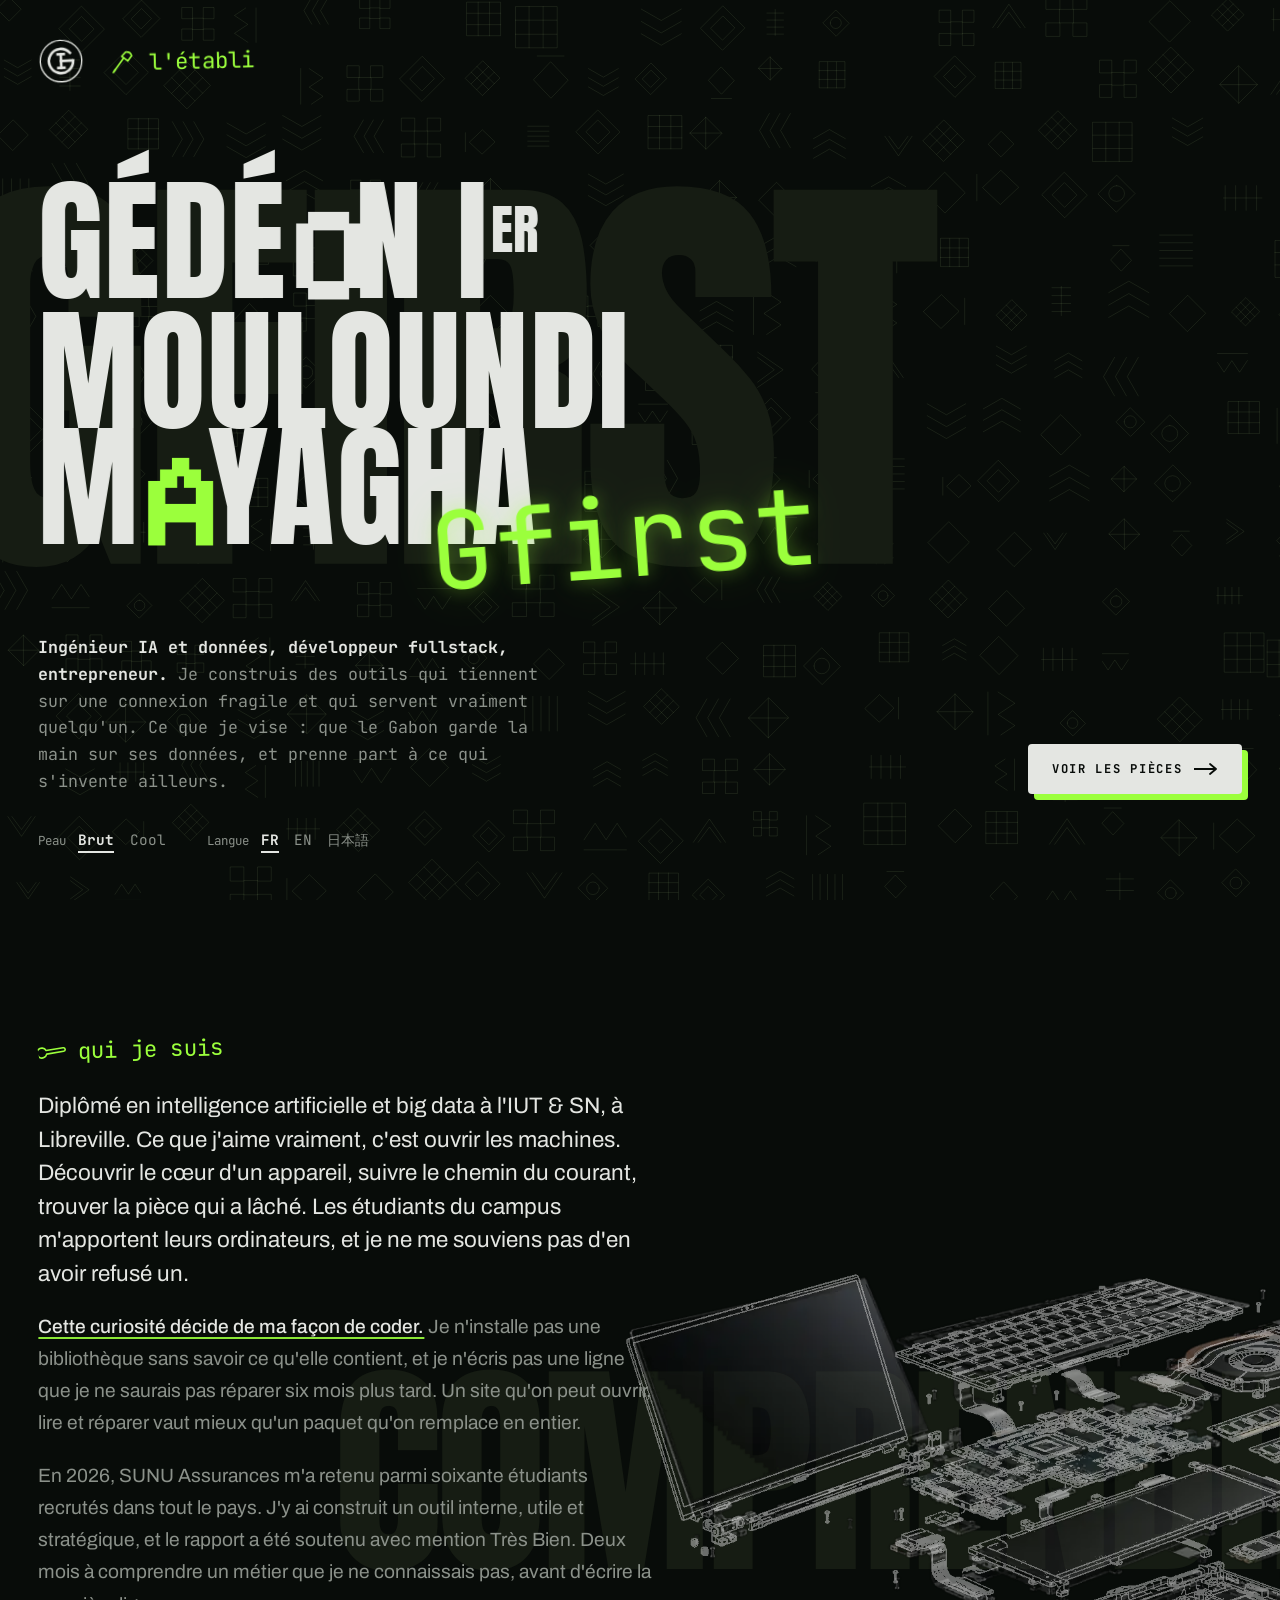
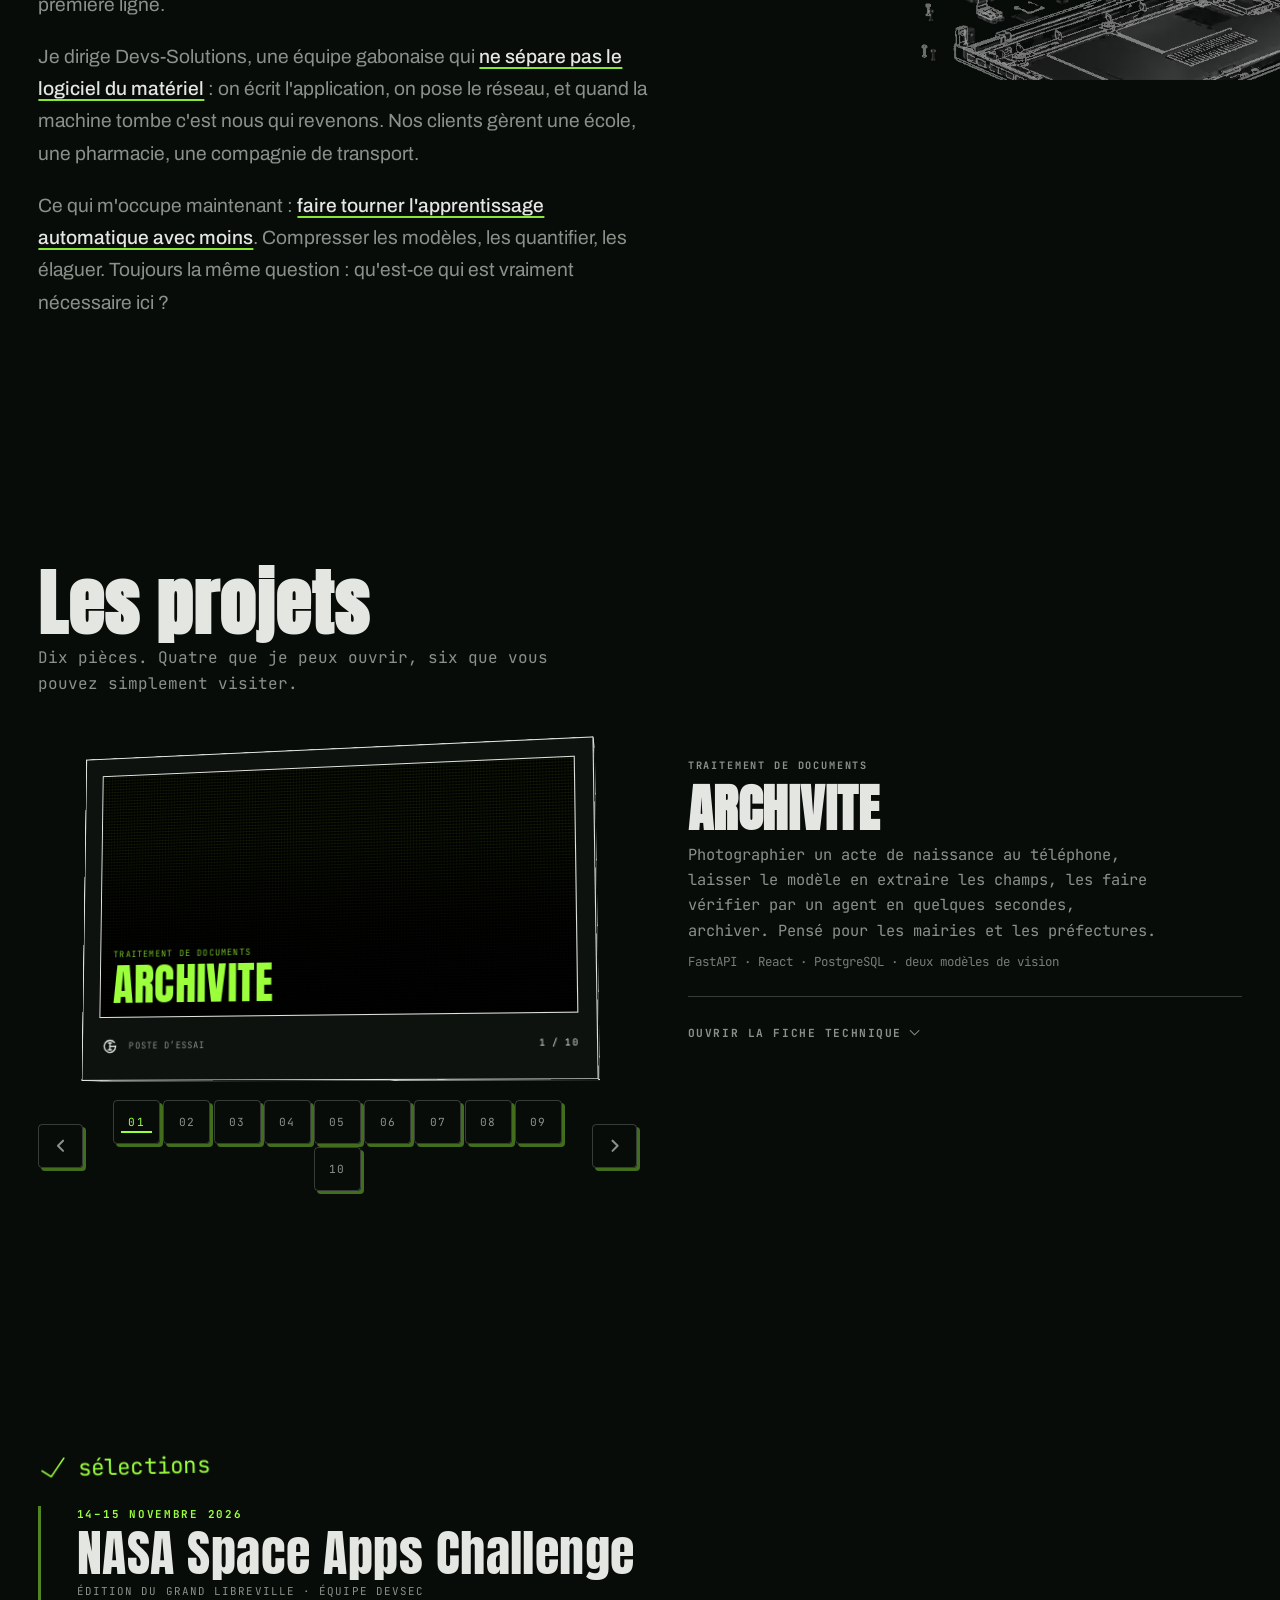
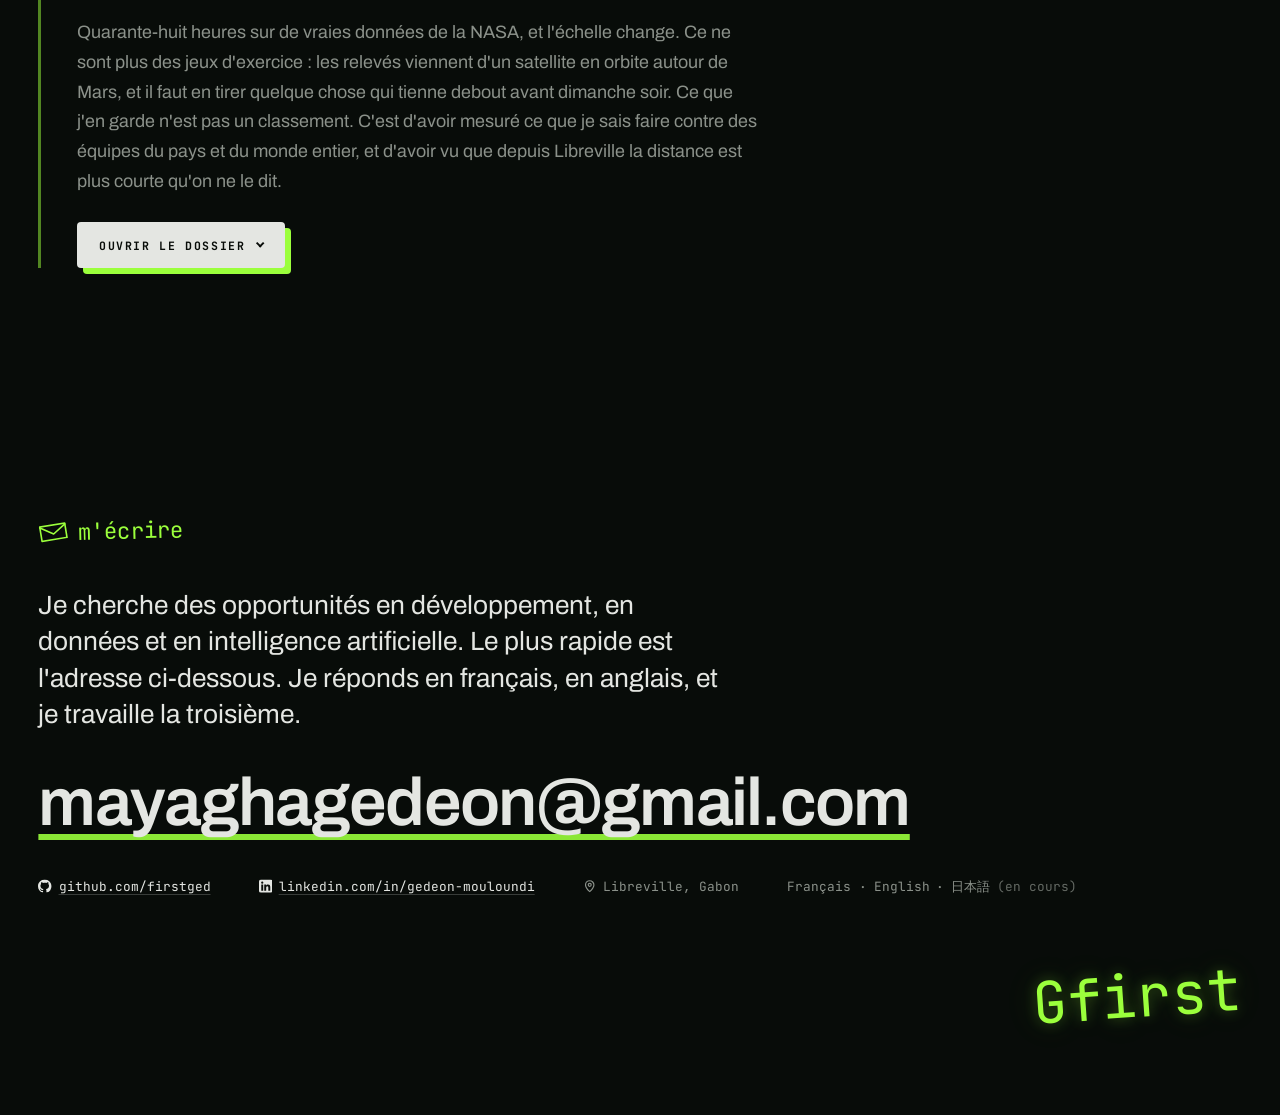
<file: index.html>
<!DOCTYPE html>
<html lang="fr" data-peau="brut">

<head>
    <meta charset="UTF-8">
    <meta name="viewport" content="width=device-width, initial-scale=1">
    <title>Gédéon Mouloundi Mayagha : IA et données à Libreville</title>
    <meta name="description"
        content="Je construis des outils de données qui tiennent sur une connexion fragile et qui servent vraiment quelqu'un. Souveraineté numérique du Gabon, IA et Big Data. Libreville.">
    <meta name="theme-color" content="#080c09" media="(prefers-color-scheme: dark)">
    <meta name="theme-color" content="#e9e6dc" media="(prefers-color-scheme: light)">
    <link rel="icon" href="marque/gfirst-favicon.svg" type="image/svg+xml">

    <link rel="canonical" href="https://gedeonfirst.com/">
    <meta name="author" content="Gédéon Mouloundi Mayagha">
    <meta property="og:type" content="profile">
    <meta property="og:locale" content="fr_FR">
    <meta property="og:url" content="https://gedeonfirst.com/">
    <meta property="og:site_name" content="Gfirst">
    <meta property="og:title" content="Gédéon Mouloundi Mayagha : IA et données à Libreville">
    <meta property="og:description"
        content="Je construis des outils de données qui tiennent sur une connexion fragile et qui servent vraiment quelqu'un.">
    <meta name="twitter:card" content="summary_large_image">

    <!-- L'image d'aperçu. Sans elle, `summary_large_image` était une
         promesse non tenue : LinkedIn et X affichaient la carte vide.
         1200×630 est le format que les trois plateformes attendent, et
         l'URL est absolue parce qu'elles ne résolvent pas le relatif. -->
    <meta property="og:image" content="https://gedeonfirst.com/images/apercu.png">
    <meta property="og:image:width" content="1200">
    <meta property="og:image:height" content="630">
    <meta property="og:image:alt" content="Le poinçon Gfirst sur fond de signes gravés, et le nom Gédéon Mouloundi Mayagha.">
    <meta name="twitter:image" content="https://gedeonfirst.com/images/apercu.png">

    <script type="application/ld+json">
    {
      "@context": "https://schema.org",
      "@type": "Person",
      "name": "Gédéon Mouloundi Mayagha",
      "alternateName": "Gfirst",
      "url": "https://gedeonfirst.com/",
      "image": "https://gedeonfirst.com/images/apercu.png",
      "jobTitle": "Développeur et ingénieur IA & Big Data",
      "description": "Je construis des outils de données qui tiennent sur une connexion fragile et qui servent vraiment quelqu'un.",
      "address": { "@type": "PostalAddress", "addressLocality": "Libreville", "addressCountry": "GA" },
      "knowsLanguage": ["fr", "en", "ja"],
      "knowsAbout": ["Machine learning", "Big Data", "Python", "Traitement intelligent de documents", "Souveraineté numérique"],
      "sameAs": ["https://github.com/firstged", "https://www.linkedin.com/in/gedeon-mouloundi"]
    }
    </script>

    <!-- Anton au titrage, JetBrains Mono à la courante : la typographie du
         départ. La bitmap n'est là que pour les lettres qui décrochent. -->
    <link rel="preconnect" href="https://fonts.googleapis.com">
    <link rel="preconnect" href="https://fonts.gstatic.com" crossorigin>
    <link rel="stylesheet"
        href="https://fonts.googleapis.com/css2?family=Anton&family=Archivo:wght@400;500;600&family=JetBrains+Mono:wght@400;700&family=Permanent+Marker&family=Pixelify+Sans:wght@400..700&display=swap">
    <link rel="stylesheet" href="css/gfirst.css?v=0fb40747">

    <!-- ═══════════════════════════════════════════════════════════════
         LE VOILE DE CHARGEMENT — il ne se montre QUE s'il le faut

         Le site s'ouvre en 56 Ko : sur une connexion correcte il est là
         avant qu'un écran d'attente ait eu le temps d'exister, et en
         afficher un contredirait l'argument de la page.

         Il n'est donc pas affiché puis retiré : il est affiché SEULEMENT
         si la page n'est pas prête au bout de 400 ms. Invisible sur une
         bonne liaison, présent sur une mauvaise — c'est-à-dire là où le
         site est vraiment lu.

         Le poinçon est redessiné ici au lieu d'un <use> vers celui de
         l'arrivée : le voile peut s'afficher avant que le reste du corps
         soit analysé, et la référence serait alors vide.
         ═══════════════════════════════════════════════════════════════ -->
    <div id="chargement" class="voile" aria-hidden="true" hidden>
        <svg class="voile-poincon" viewBox="0 0 100 100" data-etat="cercle">
            <circle class="enceinte" cx="50" cy="50" r="45" />
            <g class="lettres" transform="translate(9 9) scale(0.82)">
                <path d="M82,50 A32,32 0 1 1 74.5,29.4" />
                <path d="M78,50 L50,50" />
                <path d="M50,32 L50,68" />
                <path d="M42,32 L58,32" />
                <path d="M42,68 L58,68" />
            </g>
        </svg>
    </div>

    <script>
        (function () {
            "use strict";
            var voile = document.getElementById("chargement");
            var doux = matchMedia("(prefers-reduced-motion: reduce)").matches;
            var battement = 0;

            /* 400 ms : en dessous, l'apparition du voile se lirait comme un
               clignotement de plus, pas comme une attente. */
            var minuteur = setTimeout(function () {
                voile.hidden = false;
                requestAnimationFrame(function () { voile.classList.add("vu"); });
                if (doux) { return; }
                /* Le poinçon décroche entre ses trois états : le même
                   mécanisme que sur la page, pas un disque qui tourne. */
                var etats = ["cercle", "sceau", "nu", "sceau"], k = 0;
                var cible = voile.firstElementChild;
                battement = setInterval(function () {
                    k = (k + 1) % etats.length;
                    cible.dataset.etat = etats[k];
                }, 190);
            }, 400);

            function fini() {
                clearTimeout(minuteur);
                clearInterval(battement);
                if (voile.hidden) { return; }        // il n'a jamais paru
                voile.classList.remove("vu");
                setTimeout(function () { voile.hidden = true; }, 260);
            }

            window.__pageEstPrete = fini;
            /* Filet de sécurité : si quelque chose casse avant que la page
               se déclare prête, le voile ne doit pas rester sur l'écran. */
            setTimeout(fini, 8000);
            addEventListener("pagehide", fini);
        }());
    </script>

    <!-- Posée ici et pas en fin de page : la règle d'éveil ne doit exister
         qu'avec JavaScript, et l'ajouter plus tard ferait clignoter les blocs. -->
    <script>document.documentElement.classList.add("js");</script>
</head>

<body>
    <a class="saut" href="#projets">Aller directement aux projets</a>

    <!-- La trame de phosphore. Elle est en `fixed` et opaque : c'est elle
         le fond du document entier, donc il n'y a aucune couture d'une
         section à l'autre. -->
    <canvas class="trame" aria-hidden="true"></canvas>

    <!-- ═══════════════════════════════════════════════════════════════════
         L'ARRIVÉE
         Transposée du gabarit de référence, mécanisme par mécanisme :
         · une étiquette au feutre, précédée d'un signe tracé à la main ;
         · un titre géant en capitales étroites, et DANS la même phrase un
           mot traité autrement — ici la marque, au feutre, qui chevauche
           le nom civil ;
         · un mot fantôme énorme derrière, presque de la couleur du fond ;
         · un bouton plein, à l'ombre portée dure.
         Toujours pas de titre de poste : « Métier · Ville — disponible »
         est la ligne de tous les portfolios du monde.
         ═══════════════════════════════════════════════════════════════════ -->
    <div class="scene" id="arrivee">

        <header class="enseigne">
            <!-- Les trois états arrêtés dans la charte, dans un seul
                 fichier : B1 cercle (marque officielle), B4 sceau creusé,
                 B5 nue. Les tracés sont déclarés une fois et rappelés par
                 <use> — le sceau réutilise exactement la même géométrie
                 que la marque, en réserve. -->
            <svg class="poincon" viewBox="0 0 100 100" data-etat="cercle" role="img"
                aria-label="Gfirst, la marque de Gédéon">
                <defs>
                    <g id="gf-lettres">
                        <path d="M82,50 A32,32 0 1 1 74.5,29.4" />
                        <path d="M78,50 L50,50" />
                        <path d="M50,32 L50,68" />
                        <path d="M42,32 L58,32" />
                        <path d="M42,68 L58,68" />
                    </g>
                    <mask id="gf-creux">
                        <rect x="5" y="5" width="90" height="90" rx="7" fill="#fff" />
                        <g fill="none" stroke="#000" stroke-linecap="square" stroke-linejoin="round"
                            transform="translate(9 9) scale(0.82)" stroke-width="7">
                            <use href="#gf-lettres" />
                        </g>
                    </mask>
                </defs>
                <circle class="enceinte" cx="50" cy="50" r="45" />
                <g class="lettres" transform="translate(9 9) scale(0.82)">
                    <use href="#gf-lettres" />
                </g>
                <rect class="sceau" x="5" y="5" width="90" height="90" rx="7" fill="currentColor"
                    mask="url(#gf-creux)" />
            </svg>

            <!-- L'étiquette au feutre, et le signe tracé à la main qui la
                 précède : dans la référence c'est une couronne, ici c'est
                 l'établi — un tournevis, parce que c'est le lieu du site. -->
            <p class="etiquette">
                <svg class="signe" viewBox="0 0 34 24" aria-hidden="true">
                    <path d="M3 20 L16 7" />
                    <path d="M14 5 L20 11 L25 6 A6 6 0 0 0 19 1 Z" />
                    <path d="M2 21 L5 18" />
                </svg>
                <span data-en="the workbench" data-ja="作業台">l'établi</span>
            </p>
        </header>

        <div class="corps">
            <!-- Le mot fantôme : énorme, à peine plus clair que le fond. Dans
                 la référence il reprend le mot de l'étiquette ; ici il
                 reprend la marque, qui est le sujet du titre. -->
            <span class="fantome" aria-hidden="true">GFIRST</span>

            <!-- data-source porte la notation du découpeur : {er} devient un
                 <sup> insécable. Le HTML visible, lui, reste lisible sans
                 JavaScript. -->
            <h1 class="nom" aria-label="Gédéon Mouloundi Mayagha">
                <span class="ligne" data-gresille data-source="Gédéon I{er}">Gédéon I<sup>er</sup></span>
                <span class="ligne" data-gresille>Mouloundi</span>
                <span class="ligne" data-gresille>Mayagha</span>
            </h1>

            <!-- La marque au feutre, qui mord sur le nom. C'est le mécanisme
                 exact de la référence — un mot de la phrase traité dans un
                 autre registre — et ici il dit quelque chose : le nom civil
                 et le nom de règne occupent la même place. Elle s'efface
                 quand le titre zappe lui-même en « Gfirst » (règle CSS) :
                 sans quoi le mot s'afficherait deux fois. -->
            <span class="marque-peinte" aria-hidden="true">Gfirst</span>
        </div>

        <div class="pied">
            <p class="propos"
                data-en="&lt;b&gt;AI and data engineer, fullstack developer, entrepreneur.&lt;/b&gt; I build tools that hold up on a fragile connection and actually serve someone. What I'm after: that Gabon keeps control of its own data, and takes part in what gets invented elsewhere."
                data-ja="&lt;b&gt;AI・データエンジニア、フルスタック開発者、起業家。&lt;/b&gt;不安定な回線でも動き、誰かの役に立つ道具をつくっています。目指すのは、ガボンが自国のデータを自ら握り、世界の技術の歩みに加わることです。">
                <b>Ingénieur IA et données, développeur fullstack, entrepreneur.</b>
                Je construis des outils qui tiennent sur une connexion fragile et qui
                servent vraiment quelqu'un. Ce que je vise : que le Gabon garde la main
                sur ses données, et prenne part à ce qui s'invente ailleurs.
            </p>

            <!-- Le bouton plein et son ombre portée dure, en vert. Les
                 coulures qui dégoulinaient ici sont parties : l'ombre dit la
                 même chose, et deux effets sur un objet de cette taille se
                 marchaient dessus. -->
            <a class="bouton" href="#projets">
                <span data-en="See the work" data-ja="仕事を見る">Voir les pièces</span>
                <svg class="fleche" viewBox="0 0 24 12" aria-hidden="true">
                    <path d="M0 6 H21 M16 1 L22 6 L16 11" />
                </svg>
            </a>
        </div>

        <div class="pupitre">
            <div class="reglage" role="group" aria-label="Peau">
                <span class="quoi" data-en="Skin" data-ja="外装">Peau</span>
                <button type="button" data-peau="brut" aria-pressed="true">Brut</button>
                <button type="button" data-peau="cool" aria-pressed="false">Cool</button>
            </div>
            <div class="reglage" role="group" aria-label="Langue">
                <span class="quoi" data-en="Language" data-ja="言語">Langue</span>
                <button type="button" data-langue="fr" aria-pressed="true" lang="fr">FR</button>
                <button type="button" data-langue="en" aria-pressed="false" lang="en">EN</button>
                <button type="button" data-langue="ja" aria-pressed="false" lang="ja">日本語</button>
            </div>
        </div>

    </div>

    <main>

        <!-- ═══════════════════════════════════════════════════════════════
             QUI JE SUIS
             Après le travail, jamais avant : le travail gagne le droit à la
             biographie. Et en un seul bloc de prose, pas en fiche — tout ce
             qui précède est fragmenté, donc c'est le changement de rythme
             qui marque l'endroit. Les faits sont tissés dans le texte au
             lieu d'être listés : une liste de diplômes est un CV, et un CV
             n'a pas de voix.
             ═══════════════════════════════════════════════════════════════ -->
        <section class="bloc lettre" id="moi" aria-labelledby="t-moi">

            <!-- Le mot de la section, derrière le texte. Ce n'est pas un mot
                 de décor : c'est le fil des cinq paragraphes. Ouvrir une
                 machine, apprendre un métier d'assurance, élaguer un modèle,
                 c'est le même geste à trois échelles. -->
            <span class="lettre-fantome" aria-hidden="true">COMPRENDRE</span>

            <!-- La machine ouverte, en fond de section. Deux couches du MEME
                 cadrage : le rendu plein dessous, le tracé au-dessus. En peau
                 BRUT les deux se superposent et le traçage décroche quand le
                 signal lâche ; en COOL il ne reste que le tracé, inversé.
                 `loading=lazy` : elles sont sous le pli, le premier écran ne
                 les paie pas. -->
            <div class="machine" aria-hidden="true">
                <img class="machine-pleine" src="images/machine-pleine.webp"
                    width="760" height="428" loading="lazy" decoding="async" alt="">
                <img class="machine-trait" src="images/machine-trait.png"
                    width="1100" height="619" loading="lazy" decoding="async" alt="">
            </div>

            <h2 class="lettre-tete" id="t-moi">
                <!-- Une clé plate. À l'arrivée c'est un tournevis : même
                     établi, outil différent — le motif ne se recopie pas. -->
                <svg class="signe" viewBox="0 0 34 24" aria-hidden="true">
                    <path d="M9 10 A5.5 5.5 0 1 0 9 14 L28 14 A2 2 0 0 0 28 10 Z" />
                </svg>
                <span data-en="who I am" data-ja="私について">qui je suis</span>
            </h2>

            <div class="lettre-corps">
                <p data-en="Graduated in artificial intelligence and big data at the IUT &amp; SN, in Libreville. What I really love is opening machines. Finding the heart of a device, following the path of the current, locating the part that gave out. Students on campus bring me their computers, and I do not remember ever turning one down."
                    data-ja="リーブルビルの IUT &amp; SN で人工知能とビッグデータを修めました。本当に好きなのは、機械を開けることです。装置の心臓を見つけ、電流の道をたどり、壊れた部品を突き止める。学内の学生がパソコンを持ち込み、断ったことは一度もありません。">
                    Diplômé en intelligence artificielle et big data à l'IUT &amp; SN, à
                    Libreville. Ce que j'aime vraiment, c'est ouvrir les machines.
                    Découvrir le cœur d'un appareil, suivre le chemin du courant, trouver
                    la pièce qui a lâché. Les étudiants du campus m'apportent leurs
                    ordinateurs, et je ne me souviens pas d'en avoir refusé un.
                </p>

                <p data-en="&lt;strong&gt;That curiosity decides how I write code.&lt;/strong&gt; I do not install a library without knowing what is inside it, and I do not write a line I could not repair six months later. A site you can open, read and repair is worth more than a bundle you replace whole."
                    data-ja="&lt;strong&gt;その好奇心が私のコードの書き方を決めています。&lt;/strong&gt;中身を知らないライブラリは入れませんし、半年後の自分が直せない行は書きません。丸ごと取り替える塊より、開けて、読んで、直せるサイトのほうがいい。">
                    <strong>Cette curiosité décide de ma façon de coder.</strong> Je
                    n'installe pas une bibliothèque sans savoir ce qu'elle contient, et je
                    n'écris pas une ligne que je ne saurais pas réparer six mois plus tard.
                    Un site qu'on peut ouvrir, lire et réparer vaut mieux qu'un paquet
                    qu'on remplace en entier.
                </p>

                <p data-en="In 2026, SUNU Assurances selected me among sixty students recruited across the country. I built an internal tool there, useful and strategic, and the report was defended with the highest grade. Two months spent understanding a trade I did not know, before writing the first line."
                    data-ja="二〇二六年、SUNU 保険は全国から選ばれた六十人の学生の一人として私を迎えました。そこで社内向けの、実用的で戦略的な道具を作りました。報告書は最優秀の評価で口頭試問を通りました。最初の一行を書く前に、知らない業界を理解することに二か月を使いました。">
                    En 2026, SUNU Assurances m'a retenu parmi soixante étudiants recrutés
                    dans tout le pays. J'y ai construit un outil interne, utile et
                    stratégique, et le rapport a été soutenu avec mention Très Bien. Deux mois à
                    comprendre un métier que je ne connaissais pas, avant d'écrire la
                    première ligne.
                </p>

                <p data-en="I run Devs-Solutions, a Gabonese team that &lt;strong&gt;does not separate software from hardware&lt;/strong&gt;: we write the application, we lay the network, and when the machine fails we are the ones who come back. Our clients run a school, a pharmacy, a transport company."
                    data-ja="私は Devs-Solutions を率いています。&lt;strong&gt;ソフトウェアとハードウェアを切り離さない&lt;/strong&gt;ガボンのチームです。アプリケーションを書き、ネットワークを敷き、機械が壊れれば戻って直すのも私たちです。顧客は学校を、薬局を、運送会社を動かしています。">
                    Je dirige Devs-Solutions, une équipe gabonaise qui <strong>ne sépare
                        pas le logiciel du matériel</strong> : on écrit l'application, on
                    pose le réseau, et quand la machine tombe c'est nous qui revenons.
                    Nos clients gèrent une école, une pharmacie, une compagnie de
                    transport.
                </p>

                <!-- Le fil du site dit en clair, et c'est le seul endroit où il
                     est dit : le reste de la page le démontre. -->
                <p data-en="What occupies me now: &lt;strong&gt;running machine learning on less&lt;/strong&gt;. Compressing models, quantizing them, pruning them. Always the same question: what is actually necessary here?"
                    data-ja="今取り組んでいるのは、&lt;strong&gt;より少ない資源で機械学習を動かすこと&lt;/strong&gt;です。モデルを圧縮し、量子化し、枝刈りする。いつも問いは同じです。ここで本当に必要なものは何か。">
                    Ce qui m'occupe maintenant : <strong>faire tourner l'apprentissage
                        automatique avec moins</strong>. Compresser les modèles, les
                    quantifier, les élaguer. Toujours la même question : qu'est-ce qui est
                    vraiment nécessaire ici ?
                </p>
            </div>

        </section>



        <!-- ═══════════════════════════════════════════════════════════════
             LES PROJETS
             Une vignette par projet : ce que c'est, pour qui, et un lien.
             Le détail d'ingénierie se dépli-e pour qui le demande — on ne
             l'impose pas à quelqu'un qui vient d'arriver.
             ═══════════════════════════════════════════════════════════════ -->
        <section class="bloc" id="projets" aria-labelledby="t-projets">
            <header class="bloc-tete">
                <h2 id="t-projets" data-en="The work" data-ja="仕事">Les projets</h2>
                <p class="bloc-chapo"
                    data-en="Ten pieces. Four I can open up, six you can simply visit."
                    data-ja="十。開いて見せられるものが四つ、訪ねられるものが六つ。">
                    Dix pièces. Quatre que je peux ouvrir, six que vous pouvez
                    simplement visiter.
                </p>
            </header>

            <!-- Le poste d'essai est bâti par le script À PARTIR des vignettes
                 ci-dessous : aucun contenu n'est écrit deux fois, et sans
                 JavaScript il n'existe pas — la grille, elle, est entière. -->
            <div class="poste-hote"></div>

            <ul class="vignettes">

                <li class="vignette vedette">
                    <p class="genre" data-en="Document AI" data-ja="文書AI">Traitement de documents</p>
                    <h3>ArchiVite</h3>
                    <p class="resume"
                        data-en="Photograph a paper birth certificate with a phone, let the model extract the fields, have a clerk check them in seconds, file it. Built for town halls and prefectures."
                        data-ja="出生証書を携帯で撮り、項目を抽出し、職員が数秒で確認して保管します。">
                        Photographier un acte de naissance au téléphone, laisser le modèle en
                        extraire les champs, les faire vérifier par un agent en quelques
                        secondes, archiver. Pensé pour les mairies et les préfectures.
                    </p>
                    <p class="outils">FastAPI · React · PostgreSQL · deux modèles de vision</p>

                    <details class="fiche">
                        <summary><span data-en="Open the bench" data-ja="詳しく見る">Ouvrir la fiche
                                technique</span></summary>
                        <div class="fiche-corps">
                            <p class="fiche-attaque"
                                data-en="I compared four vision models on the same certificate. The gain did not come from the model, it came from a crop."
                                data-ja="四つの視覚モデルを比べました。差を生んだのはモデルではなく、トリミングでした。">
                                J'ai comparé quatre modèles de vision sur le même acte.
                                <strong>Le gain n'est pas venu du modèle, il est venu d'un
                                    recadrage.</strong>
                            </p>

                            <figure class="budget">
                                <svg class="hachures" aria-hidden="true" width="0" height="0">
                                    <defs>
                                        <pattern id="perdu" width="7" height="7" patternUnits="userSpaceOnUse"
                                            patternTransform="rotate(45)">
                                            <line x1="0" y1="0" x2="0" y2="7" stroke="currentColor"
                                                stroke-width="1.4" />
                                        </pattern>
                                    </defs>
                                </svg>
                                <div class="cadres">
                                    <div class="cadre">
                                        <svg viewBox="0 0 210 150" role="img"
                                            aria-label="L'acte occupe un quart du cadre">
                                            <rect x="1" y="1" width="208" height="148" class="pellicule" />
                                            <rect x="1" y="1" width="208" height="148" fill="url(#perdu)"
                                                class="gachis" />
                                            <g transform="translate(66 42) rotate(-5)">
                                                <rect width="78" height="66" class="acte" />
                                                <rect x="8" y="8" width="38" height="5" class="trait-acte-fort" />
                                                <rect x="8" y="22" width="62" height="3" class="trait-acte" />
                                                <rect x="8" y="31" width="62" height="3" class="trait-acte" />
                                                <rect x="8" y="40" width="44" height="3" class="trait-acte" />
                                            </g>
                                        </svg>
                                        <p class="lecture"><b>4,7</b><span>sur 11</span></p>
                                    </div>
                                    <div class="cadre retenu">
                                        <svg viewBox="0 0 210 150" role="img" aria-label="La photo recadrée sur l'acte">
                                            <rect x="1" y="1" width="208" height="148" class="pellicule" />
                                            <g transform="translate(16 8)">
                                                <rect width="178" height="134" class="acte" />
                                                <rect x="18" y="16" width="86" height="11" class="trait-acte-fort" />
                                                <rect x="18" y="47" width="142" height="7" class="trait-acte" />
                                                <rect x="18" y="70" width="142" height="7" class="trait-acte" />
                                                <rect x="18" y="93" width="100" height="7" class="trait-acte" />
                                            </g>
                                        </svg>
                                        <p class="lecture"><b>6,7</b><span>sur 11</span></p>
                                    </div>
                                </div>
                                <figcaption
                                    data-en="Vision APIs reduce any image to a fixed token budget: a photo where the certificate fills a quarter of the frame wastes three quarters on the office wall. Preprocessing is worth more than two generations of model."
                                    data-ja="視覚APIはどんな画像も一定のトークン予算に落とします。前処理はモデル二世代分より効きます。">
                                    Les API de vision ramènent toute image à un budget de jetons
                                    fixe : une photo où l'acte occupe un quart du cadre en gaspille
                                    les trois quarts sur le mur du bureau. Le prétraitement vaut
                                    plus que deux générations de modèle.
                                </figcaption>
                            </figure>

                            <h4 data-en="The deciding figure is not accuracy"
                                data-ja="決め手は正確さではありません">Le chiffre qui décide n'est pas
                                l'exactitude</h4>
                            <p data-en="It is the number of fields that are wrong and announced as certain : they pass without review and enter the town's archives as they are."
                                data-ja="誤っているのに「確か」と示される項目の数です。">
                                C'est le nombre de champs <strong>faux et annoncés comme sûrs</strong> :
                                ils passent sans relecture et entrent tels quels dans les archives de
                                la commune. C'est pour ça que j'ai retenu le modèle gratuit et non le
                                plus précis.
                            </p>

                            <div class="cadre-table">
                                <table>
                                    <caption>Même acte, même vérité terrain, trois essais, 2 novembre 2026</caption>
                                    <thead>
                                        <tr>
                                            <th scope="col">Modèle</th>
                                            <th scope="col">Exacts<span class="unite">/11</span></th>
                                            <th scope="col" class="decisive">Erreurs silencieuses</th>
                                            <th scope="col">Délai</th>
                                            <th scope="col">Coût</th>
                                        </tr>
                                    </thead>
                                    <tbody>
                                        <tr class="choisi">
                                            <th scope="row">gemini-3.5-flash-lite <span class="fanion">retenu</span>
                                            </th>
                                            <td><b>6,7</b></td>
                                            <td class="decisive"><b>0 à 0,7</b></td>
                                            <td>7 s</td>
                                            <td>gratuit</td>
                                        </tr>
                                        <tr>
                                            <th scope="row">gemini-3.6-flash</th>
                                            <td><b>6,0</b></td>
                                            <td class="decisive"><b>1 à 5</b> <span class="note">instable</span></td>
                                            <td>15 s</td>
                                            <td>gratuit</td>
                                        </tr>
                                        <tr>
                                            <th scope="row">gemini-3.8-flash</th>
                                            <td>lecture supérieure</td>
                                            <td class="decisive">—</td>
                                            <td><b>&gt; 120 s</b> <span class="note">hors délai</span></td>
                                            <td>gratuit</td>
                                        </tr>
                                        <tr>
                                            <th scope="row">claude-opus-5</th>
                                            <td><b>7,0</b></td>
                                            <td class="decisive"><b>0</b></td>
                                            <td>20 s</td>
                                            <td>~0,06 $/doc</td>
                                        </tr>
                                    </tbody>
                                </table>
                            </div>

                            <h4 data-en="I did not measure on real registers, and that was deliberate"
                                data-ja="本物の台帳では測っていません。意図的です。">Je n'ai pas mesuré sur de vrais
                                registres, et c'est volontaire</h4>
                            <p data-en="A real certificate carries a person's civil status : you do not send that to an online model, least of all a free tier that trains on it. So I wrote a generator of fictional certificates to be filled in by hand, whose ground truth is generated before it is written."
                                data-ja="本物の証書には実在の人の身分が載ります。だから手書き用の架空の証書を生成する道具を書きました。">
                                Un acte réel porte l'état civil d'une personne : on ne l'envoie pas à
                                un modèle en ligne, encore moins sur un palier gratuit qui s'en sert
                                pour entraîner. J'ai donc écrit un générateur d'actes fictifs à
                                remplir à la main, dont la vérité terrain est
                                <strong>engendrée avant d'être écrite</strong>.
                            </p>
                        </div>
                    </details>
                </li>

                <li class="vignette">
                    <p class="genre" data-en="Internship · confidential" data-ja="インターン・非公開">Stage ·
                        confidentiel</p>
                    <!-- C'est l'OUTIL qui est couvert, pas l'employeur : le stage
                         est une expérience qu'il revendique. Caviarder jusqu'au
                         nom de l'entreprise rendrait la vignette illisible. -->
                    <h3>SUNU Assurances</h3>
                    <p class="resume"
                        data-en="Selected from a nationally recruited cohort of 60 students. Two months, report defended with the highest grade. I built a conversational tool there; it stayed with them."
                        data-ja="全国から選ばれた六十人の一人。二か月、報告書は16/20。">
                        Sélectionné dans une cohorte de 60 étudiants recrutés au niveau national.
                        Deux mois, rapport soutenu avec mention Très Bien.
                        J'y ai construit un ⬛⬛⬛⬛⬛⬛ conversationnel. L'outil est resté chez eux :
                        il avait une valeur concurrentielle, et ce n'est pas à moi d'en faire une
                        vitrine.
                    </p>
                    <p class="outils">Ce que vous ne voyez pas ici est exactement ce que je ne
                        montrerai pas de votre projet.</p>
                </li>

                <li class="vignette">
                    <p class="genre" data-en="Land registry · offline" data-ja="土地台帳・オフライン">Foncier ·
                        hors ligne</p>
                    <h3>Nkunkuma</h3>
                    <p class="resume"
                        data-en="Land files for a surveyor in Libreville: owners, plots, procedure documents, PDF scans. Installs like an app, works with no connection, and no personal data ever leaves the machine : that is Gabonese law 025/2023, and it decided the architecture."
                        data-ja="リーブルビルの土地家屋調査士のための台帳。完全オフラインで動きます。">
                        Dossiers fonciers pour un professionnel à Libreville : propriétaires,
                        parcelles, pièces de procédure, scans PDF. S'installe comme une
                        application, fonctionne sans connexion, et aucune donnée nominative ne
                        quitte sa machine : <strong>la loi gabonaise n°025/2023 a décidé de
                            l'architecture avant la première ligne de code.</strong>
                    </p>
                    <p class="outils">Trois fichiers écrits à la main · IndexedDB · aucune dépendance</p>
                    <p class="liens"><a href="https://github.com/firstged/nkunkuma" rel="noopener">Le code</a></p>
                </li>

                <li class="vignette">
                    <p class="genre" data-en="Machine learning" data-ja="機械学習">Apprentissage automatique</p>
                    <h3>Prédiction de solvabilité</h3>
                    <p class="resume"
                        data-en="Four models, one pipeline, 18 322 customers. The most accurate one misses more than half the defaulters; the least accurate catches eight in ten. Choosing the metric is the real modelling decision."
                        data-ja="四つのモデル。最も正確なものが、最も多くの焦げ付きを見逃します。">
                        Quatre modèles, un seul pipeline, 18 322 clients au test.
                        <strong>Le plus exact manque plus d'un insolvable sur deux ; le moins exact
                            en attrape huit sur dix.</strong> Sur un problème déséquilibré, choisir
                        la métrique est la vraie décision de modélisation.
                    </p>
                    <p class="outils">scikit-learn · imbalanced-learn · SMOTE · GridSearchCV</p>
                </li>

                <li class="vignette">
                    <figure class="ecran" data-nuit>
                        <img src="images/martian-map-accueil.png" width="560" height="350"
                            loading="lazy" decoding="async"
                            alt="Page d&#39;accueil de Martian Map : un casque spatial en 3D sur le relief de Mars, tramé en noir et blanc.">
                    </figure>
                    <p class="genre" data-en="NASA SPACE APPS · 2026" data-ja="NASA スペースアップス・2026">
                        NASA SPACE APPS · 2026</p>
                    <h3>Martian Map</h3>
                    <p class="resume"
                        data-en="With team DevSec, at the Libreville edition, 14&ndash;15 November. A walking route on Mount Sharp, laid out on HiRISE imagery and a one-metre elevation model: &lt;strong&gt;1.57 km, +88 m, 19.8&deg; maximum slope, 0.024 mSv over the outing&lt;/strong&gt;. The ground is sorted into three colours &mdash; under 10&deg; you walk, 10 to 20&deg; caution, beyond that it is a no-go."
                        data-ja="チーム DevSec として、リーブルビル会場で十一月十四日から十五日に制作。シャープ山の徒歩ルートを、HiRISE 画像と一メートル解像度の標高モデルの上に引きました。&lt;strong&gt;1.57 km、標高差 +88 m、最大傾斜 19.8 度、行程中の被曝 0.024 mSv&lt;/strong&gt;。地面は三色に分けています。十度未満は歩ける、十〜二十度は注意、それ以上は立入禁止。">
                        Avec l&rsquo;équipe DevSec, à l&rsquo;édition de Libreville, les 14 et 15
                        novembre. Un itinéraire de marche sur le mont Sharp, tracé sur l&rsquo;imagerie
                        HiRISE et un modèle d&rsquo;élévation au mètre : <strong>1,57 km, +88 m,
                            pente maximale 19,8&deg;, 0,024 mSv de dose sur la sortie</strong>. Le
                        terrain est trié en trois couleurs : sous 10&deg; on marche, de 10 à
                        20&deg; prudence, au-delà c&rsquo;est interdit.
                    </p>
                    <p class="outils">Three.js servi en local · modèle 3D NASA · HiRISE, RAD, REMS</p>
                    <p class="liens"><a href="https://martian-map.devs-solutions.tech/" rel="noopener">Voir le
                            site</a></p>
                </li>

                <li class="vignette">
                    <figure class="ecran" data-nuit>
                        <img src="images/leylor.png" width="560" height="350"
                            loading="lazy" decoding="async"
                            alt="Page d'accueil de LEYLOR : un grand titre manuscrit sur fond sombre, tramé en noir et blanc.">
                    </figure>
                    <p class="genre" data-en="Shipped site" data-ja="公開済み">Site livré</p>
                    <h3>LEYLOR</h3>
                    <p class="resume"
                        data-en="A refonte proposal for a Libreville craft studio. Everything is paper: sections are separated by tears drawn at load time, never twice the same, and the catalogue is an album you leaf through."
                        data-ja="リーブルビルの工房のためのリニューアル提案。">
                        Proposition de refonte pour une maison créative de Libreville. Tout est
                        papier : les sections se séparent par des déchirures tracées au chargement,
                        jamais deux fois les mêmes, et le catalogue est un album qu'on feuillette.
                    </p>
                    <p class="outils">Aucune dépendance · déchirures SVG génératives</p>
                    <p class="liens"><a href="https://leylor1.vercel.app/" rel="noopener">Voir le site</a></p>
                </li>

                <li class="vignette">
                    <figure class="ecran">
                        <img src="images/ebene.png" width="560" height="350"
                            loading="lazy" decoding="async"
                            alt="Page d'accueil d'ÉBÈNE : « LA PEAU QUI TE RESSEMBLE » en très grandes capitales, tramé en noir et blanc.">
                    </figure>
                    <p class="genre" data-en="Shipped site" data-ja="公開済み">Site livré</p>
                    <h3>ÉBÈNE</h3>
                    <p class="resume"
                        data-en="Cold-process soaps and oils made by hand in Libreville. No basket: online cosmetics sales are banned in Gabon and Stripe does not operate there. The site convinces, the order closes on WhatsApp."
                        data-ja="リーブルビルの手づくり石鹸。注文はWhatsAppで完結します。">
                        Savons saponifiés à froid et huiles pressées à froid, faits main à
                        Libreville. Pas de panier : la vente de cosmétiques en ligne est interdite
                        au Gabon et Stripe n'y opère pas. Le site convainc, la commande se conclut
                        sur WhatsApp.
                    </p>
                    <p class="outils">Trois fichiers écrits à la main · aucune dépendance</p>
                    <p class="liens"><a href="https://firstged.github.io/ebene/" rel="noopener">Voir le site</a></p>
                </li>

                <li class="vignette">
                    <figure class="ecran" data-nuit>
                        <img src="images/pavillonneur.png" width="560" height="350"
                            loading="lazy" decoding="async"
                            alt="Page d'accueil du Pavillonneur : une photo de l'espace de travail et une carte de présentation, tramée en noir et blanc.">
                    </figure>
                    <p class="genre" data-en="Shipped site" data-ja="公開済み">Site livré</p>
                    <h3>Assistant Pavillonneur</h3>
                    <p class="resume"
                        data-en="The chatbot on a business incubator's site. No language model: a hand-written answer base, matched on keywords, with a WhatsApp handover appended to every reply. Instant, free per visitor, and incapable of inventing a price."
                        data-ja="起業支援機関のチャットボット。言語モデルは使っていません。">
                        Le chatbot du site d'un incubateur d'entreprises. Aucun modèle de langage :
                        une base de réponses écrite à la main, appariée par mots-clés, avec le
                        renvoi WhatsApp ajouté à chaque réponse. Instantané, gratuit par visiteur,
                        et incapable d'inventer un tarif.
                    </p>
                    <p class="liens"><a href="https://www.lepavillonneur.com/" rel="noopener">Voir le site</a></p>
                </li>

                <li class="vignette">
                    <figure class="ecran">
                        <img src="images/devs-solutions.png" width="560" height="350"
                            loading="lazy" decoding="async"
                            alt="Page d'accueil de Devs-Solutions : un titre en caractères à chasse fixe et une fenêtre de code, tramé en noir et blanc.">
                    </figure>
                    <p class="genre" data-en="Collective" data-ja="チーム">Collectif</p>
                    <h3>Devs-Solutions</h3>
                    <p class="resume"
                        data-en="An initiative I lead: students building digital tools for clients in Libreville. What I learned there is not taught in class : a brief is won by listening to someone describe their trade."
                        data-ja="私が率いる取り組み。リーブルビルの顧客のために道具をつくります。">
                        Une initiative que je dirige : des étudiants qui construisent des solutions
                        numériques pour des clients à Libreville. Ce que j'y ai appris ne s'apprend
                        pas en cours : un cahier des charges se gagne en écoutant quelqu'un décrire
                        son métier.
                    </p>
                    <p class="liens"><a href="https://devs-solutions.tech/" rel="noopener">Voir le site</a></p>
                </li>

                <li class="vignette">
                    <figure class="ecran">
                        <img src="images/mays.png" width="560" height="350"
                            loading="lazy" decoding="async"
                            alt="Page d'accueil de May's : « La Table Réinventée » et une photo de plats, tramée en noir et blanc.">
                    </figure>
                    <p class="genre" data-en="Before the rule" data-ja="ルール以前">Avant la règle</p>
                    <h3>May's</h3>
                    <p class="resume"
                        data-en="Catering and pastry, Libreville. Menu, gallery, orders on WhatsApp. January 2026, &lt;strong&gt;my sister&rsquo;s business, and my first delivered site&lt;/strong&gt;."
                        data-ja="リーブルビルのケータリングと洋菓子。献立、写真、注文は WhatsApp で。二〇二六年一月、&lt;strong&gt;姉の店であり、私が最初に納めたサイト&lt;/strong&gt;です。">
                        Traiteur et pâtisserie, à Libreville. Les plats, les photos, la commande
                        sur WhatsApp. Janvier 2026, <strong>l&rsquo;affaire de ma sœur, et mon
                            premier site livré</strong>.
                    </p>
                    <p class="liens"><a href="https://firstged.github.io/nel-services/" rel="noopener">Voir le
                            site</a></p>
                </li>

            </ul>
        </section>


        <!-- ═══════════════════════════════════════════════════════════════
             SÉLECTIONS
             Les événements où il est allé. C'est la seule section où la
             page montre de vraies photographies en couleur : tout le reste
             est tramé en deux valeurs, donc la couleur y est un événement
             et non un décor.
             ═══════════════════════════════════════════════════════════════ -->
        <section class="bloc choix" id="selections" aria-labelledby="t-selections">

            <h2 class="choix-tete" id="t-selections">
                <!-- Une coche tracée à la main. Le tournevis ouvre l'arrivée,
                     la clé plate ouvre la biographie : chaque étiquette porte
                     le signe de ce qu'elle annonce, jamais le même. -->
                <svg class="signe" viewBox="0 0 34 24" aria-hidden="true">
                    <path d="M4 13 L13 21 L30 3" />
                </svg>
                <span data-en="selections" data-ja="参加した場">sélections</span>
            </h2>

            <!-- Une pile de dossiers, et non une grille de cartes : les
                 sélections s'ajoutent avec le temps, et une grille impose un
                 nombre pair pour rester droite. Pour en ajouter une, copier un
                 <li class="dossier"> entier. -->
            <ol class="dossiers">

                <li class="dossier">
                    <header class="dossier-tete">
                        <span class="dossier-quand" data-en="14–15 November 2026"
                            data-ja="2026年11月14〜15日">14–15 novembre 2026</span>
                        <h3 class="dossier-nom">NASA Space Apps Challenge</h3>
                        <span class="dossier-ou" data-en="Grand Libreville edition · team DevSec"
                            data-ja="グラン・リーブルビル会場・チーム DevSec">Édition du Grand Libreville · équipe DevSec</span>
                    </header>

                    <p class="dossier-dit"
                        data-en="Forty-eight hours on real NASA data, and the scale changes. These are no longer practice sets: the readings come from a satellite orbiting Mars, and something has to stand up by Sunday night. What I keep from it is not a ranking. It is having measured what I can do against teams from this country and from the rest of the world, and having seen that from Libreville the distance is shorter than it is said to be."
                        data-ja="本物の NASA のデータに四十八時間。そこで尺度が変わります。もう練習用のデータではありません。観測値は火星を回る衛星から届き、日曜の夜までに形にしなければならない。持ち帰ったのは順位ではありません。自分の力を、この国と世界のチームに当てて測れたこと。そしてリーブルビルからの距離が、言われているほど遠くないと分かったことです。">
                        Quarante-huit heures sur de vraies données de la NASA, et l'échelle
                        change. Ce ne sont plus des jeux d'exercice : les relevés viennent
                        d'un satellite en orbite autour de Mars, et il faut en tirer quelque
                        chose qui tienne debout avant dimanche soir. Ce que j'en garde n'est
                        pas un classement. C'est d'avoir mesuré ce que je sais faire contre
                        des équipes du pays et du monde entier, et d'avoir vu que depuis
                        Libreville la distance est plus courte qu'on ne le dit.
                    </p>

                    <details class="dossier-piece">
                        <summary><span data-en="Open the file" data-ja="資料を開く">Ouvrir le dossier</span><span class="fleche-bas" aria-hidden="true"></span></summary>

                        <div class="dossier-contenu">
                            <figure class="piece">
                                <img src="images/spaceapps-equipe.webp" width="1100" height="733"
                                    loading="lazy" decoding="async"
                                    alt="Deux participants en t-shirt bleu « NASA Space Apps Participant », badges au cou, dans le hall du site de Libreville.">
                                <figcaption data-en="Team DevSec, Libreville venue. I am on the left."
                                    data-ja="チーム DevSec、リーブルビル会場。左が私です。">
                                    L'équipe DevSec sur le site de Libreville. Je suis celui de gauche.
                                </figcaption>
                            </figure>

                            <figure class="piece">
                                <img src="images/spaceapps-certificat.webp" width="900" height="695"
                                    loading="lazy" decoding="async"
                                    alt="Certificat NASA Space Apps Challenge 2026 « Galactic Problem Solver » au nom de Gédéon Mouloundi Mayagha.">
                                <figcaption
                                    data-en="Signed by Marc Kuchner, Program Scientist: &lt;em&gt;for outstanding participation and efforts&lt;/em&gt;."
                                    data-ja="主任研究員 Marc Kuchner 署名。&lt;em&gt;卓越した参加と努力に対して&lt;/em&gt;。">
                                    Signé Marc Kuchner, Program Scientist :
                                    <em>for outstanding participation and efforts</em>.
                                </figcaption>
                            </figure>

                            <p class="dossier-quoi"
                                data-en="The challenge taken on: &lt;strong&gt;Interplanetary Survival Guide, Martian Map&lt;/strong&gt;. A walking route on Mount Sharp, laid out on HiRISE imagery from the Mars Reconnaissance Orbiter."
                                data-ja="取り組んだ課題は &lt;strong&gt;Interplanetary Survival Guide : Martian Map&lt;/strong&gt;。マーズ・リコネサンス・オービターの HiRISE 画像の上に、シャープ山の徒歩ルートを引きました。">
                                Le défi pris : <strong>Interplanetary Survival Guide, Martian
                                    Map</strong>. Un itinéraire de marche sur le mont Sharp, tracé sur
                                les images HiRISE de la sonde Mars Reconnaissance Orbiter.
                            </p>
                        </div>
                    </details>
                </li>

            </ol>

        </section>


        <!-- ═══════════════════════════════════════════════════════════════
             LE CONTACT
             Le seul but du site. C'est donc le seul endroit où la page
             devient une ligne unique et géante : tout ce qui précède est en
             colonnes, ici il n'y a plus qu'une adresse.
             ═══════════════════════════════════════════════════════════════ -->
        <section class="bloc contact" id="contact" aria-labelledby="t-contact">

            <h2 class="choix-tete contact-etiq" id="t-contact">
                <!-- Une enveloppe tracée. Tournevis, clé plate, coche : chaque
                     section porte l'outil de ce qu'elle fait. Ici on écrit. -->
                <svg class="signe" viewBox="0 0 34 24" aria-hidden="true">
                    <path d="M3 4 H31 V20 H3 Z" />
                    <path d="M3 5 L17 14 L31 5" />
                </svg>
                <span data-en="write to me" data-ja="連絡する">m'écrire</span>
            </h2>

            <p class="contact-dit"
                data-en="I am looking for opportunities in development, data and artificial intelligence. The quickest way to reach me is the address below. I answer in French, English, and I am working on the third."
                data-ja="開発、データ、人工知能の分野で機会を探しています。いちばん早いのは下のアドレスです。フランス語と英語で返信します。三つめは学習中です。">
                Je cherche des opportunités en développement, en données et en intelligence
                artificielle.
                Le plus rapide est l'adresse ci-dessous. Je réponds en français, en
                anglais, et je travaille la troisième.
            </p>

            <p class="contact-adresse">
                <a href="mailto:mayaghagedeon@gmail.com">mayaghagedeon@gmail.com</a>
            </p>

            <!-- Les icônes ne décorent pas la liste, elles la trient : deux
                 entrées sont des liens, deux sont des renseignements, et rien
                 ne les distinguait. Les deux marques sont tracées en plein
                 parce qu'un logo ne se reconnaît qu'à sa silhouette ; le
                 repère de lieu est au trait, comme les outils des étiquettes. -->
            <ul class="contact-liste">
                <li><a href="https://github.com/firstged" rel="noopener">
                    <svg class="ico ico--plein" viewBox="0 0 16 16" aria-hidden="true">
                        <path d="M8 0C3.58 0 0 3.58 0 8c0 3.54 2.29 6.53 5.47 7.59.4.07.55-.17.55-.38
                            0-.19-.01-.82-.01-1.49-2.01.37-2.53-.49-2.69-.94-.09-.23-.48-.94-.82-1.13
                            -.28-.15-.68-.52-.01-.53.63-.01 1.08.58 1.23.82.72 1.21 1.87.87 2.33.66
                            .07-.52.28-.87.51-1.07-1.78-.2-3.64-.89-3.64-3.95 0-.87.31-1.59.82-2.15
                            -.08-.2-.36-1.02.08-2.12 0 0 .67-.21 2.2.82.64-.18 1.32-.27 2-.27
                            .68 0 1.36.09 2 .27 1.53-1.04 2.2-.82 2.2-.82.44 1.1.16 1.92.08 2.12
                            .51.56.82 1.27.82 2.15 0 3.07-1.87 3.75-3.65 3.95.29.25.54.73.54 1.48
                            0 1.07-.01 1.93-.01 2.2 0 .21.15.46.55.38A8.01 8.01 0 0 0 16 8c0-4.42-3.58-8-8-8z" />
                    </svg>github.com/firstged</a></li>

                <li><a href="https://www.linkedin.com/in/gedeon-mouloundi" rel="noopener">
                    <svg class="ico ico--plein" viewBox="0 0 16 16" aria-hidden="true">
                        <path d="M13.6 0H2.4A2.4 2.4 0 0 0 0 2.4v11.2A2.4 2.4 0 0 0 2.4 16h11.2a2.4
                            2.4 0 0 0 2.4-2.4V2.4A2.4 2.4 0 0 0 13.6 0zM5 13.4H2.7V6.1H5v7.3zM3.85
                            5.1a1.34 1.34 0 1 1 0-2.68 1.34 1.34 0 0 1 0 2.68zM13.4 13.4h-2.3V9.85c0-.85
                            -.02-1.94-1.18-1.94-1.19 0-1.37.92-1.37 1.88v3.61H6.25V6.1h2.2v1h.03c.31-.58
                            1.06-1.2 2.18-1.2 2.33 0 2.76 1.54 2.76 3.53v3.97z" />
                    </svg>linkedin.com/in/gedeon-mouloundi</a></li>

                <!-- Le libellé traduit vit dans un span : posé sur le <li>, il
                     aurait emporté l'icône, puisque la traduction remplace tout
                     le contenu de l'élément qui la porte. -->
                <li>
                    <svg class="ico" viewBox="0 0 16 16" aria-hidden="true">
                        <path d="M8 14.5s5-4.6 5-8a5 5 0 0 0-10 0c0 3.4 5 8 5 8Z" />
                        <circle cx="8" cy="6.4" r="1.8" />
                    </svg><span data-en="Libreville, Gabon"
                        data-ja="ガボン、リーブルビル">Libreville, Gabon</span></li>

                <li lang="fr">Français &middot; <span lang="en">English</span> &middot;
                    <span lang="ja">日本語</span> <span class="contact-note"
                        data-en="(learning)" data-ja="（学習中）">(en cours)</span>
                </li>
            </ul>

            <!-- La signature. Le feutre qui peint la marque à l'arrivée revient
                 ici pour signer : c'est le geste qui ferme une lettre, et c'est
                 le dernier objet de la page.

                 Elle zappe entre le mot et le poinçon, comme le nom zappe à
                 l'arrivée. Le dernier objet de la page est donc la marque
                 elle-même, montrée deux fois sous ses deux formes : c'est ce
                 qu'on emporte en fermant l'onglet.

                 Les tracés viennent des <defs> du poinçon de l'arrivée, par
                 <use> : même géométrie, pas un octet de plus. -->
            <span class="contact-signature" data-etat="mot" aria-hidden="true">
                <span class="signature-mot">Gfirst</span>
                <svg class="signature-poincon" viewBox="0 0 100 100">
                    <circle class="enceinte" cx="50" cy="50" r="45" />
                    <g class="lettres" transform="translate(9 9) scale(0.82)">
                        <use href="#gf-lettres" />
                    </g>
                </svg>
            </span>

        </section>

    </main>

    <script src="js/gfirst.js?v=96e531eb"></script>
</body>

</html>
</file>
<file: css/gfirst.css>
/* ═══════════════════════════════════════════════════════════════════════
   GFIRST — portfolio de Gédéon Mouloundi Mayagha
   Aucune dépendance. Seule chose chargée de l'extérieur : Google Fonts.

   Deux mécanismes, un seul appareil :
   · le fond est une grille de phosphore qui retient la vitesse du doigt ;
   · les textes grésillent en permanence — une lettre perd sa définition
     et retombe en pixels, puis se rétablit.
   Le second n'est pas un décor posé sur le premier : c'est le même signal
   qui décroche, au fond comme à la surface.

   Deux peaux. Le bouton n'est pas un mode sombre : c'est une commande de
   profondeur de bits. BRUT est le signal brut, COOL le signal reconstitué.
   ═══════════════════════════════════════════════════════════════════════ */


/* ═══ JETONS — PEAU « BRUT » ═══════════════════════════════════════════ */

:root {
    /* Courbes : les deux seules du projet. Les `ease-out` et `ease-in-out`
       natifs du navigateur sont trop mous pour qu'un mouvement se lise. */
    --ease-out: cubic-bezier(0.23, 1, 0.32, 1);
    --ease-in-out: cubic-bezier(0.77, 0, 0.175, 1);

    /* Relevé au pixel sur la référence qu'il a fournie (gabarit Held-Mint,
       52 s de capture) : son fond n'est PAS un noir pur, c'est #081010 —
       un noir tiré vers sa couleur d'accent. L'encre n'est pas blanche non
       plus : #e0e0e0. Et ses gris secondaires sont à #909090, bien plus
       clairs que ceux d'ici, ce qui est une des raisons pour lesquelles la
       page paraissait « simplement noire ».
       Même logique, teintée vers le phosphore plutôt que vers le bleu. */
    /* Les deux fonds sont déclarés ici une fois pour toutes, parce que le
       voile de bascule a besoin de la couleur de la peau VERS laquelle on
       va, pas de celle où l'on est. Deux jetons, une seule vérité. */
    --peau-brut-fond: #080c09;
    --peau-cool-fond: #e9e6dc;

    --nuit: var(--peau-brut-fond);
    --craie: #e4e6e2;
    --cendre: #8b918a;
    --phosphore: 155 255 60;
    --braise: 216 255 176;  /* le phosphore frappé fort vire au blanc-vert */
    --intensite: 1;

    /* Noms employés par les fiches projets, écrites avant la bascule de
       direction. Les tenir comme alias plutôt que de renommer partout :
       une seule source de vérité pour la couleur, et les fiches suivent la
       peau sans second jeu de règles. */
    --fond: var(--nuit);
    --fond-creux: #0d120e;
    /* Le mot fantôme n'est pas un gris : c'est le fond, éclairci juste
       assez pour qu'une forme s'y devine. Au-delà il devient un bloc
       gris derrière le titre, et le plan s'effondre. */
    --fond-fantome: #161c13;
    --encre: var(--craie);
    --encre-faible: var(--cendre);
    --signal: rgb(var(--phosphore));

    --trait-ep: 1px;
    --trait: rgba(228, 230, 226, .22);
    --trait-franc: #e4e6e2;

    --titrage: "Anton", "Arial Narrow", sans-serif;
    /* La prose a sa propre famille. Archivo partage son dessinateur avec
       Anton — même atelier, mêmes proportions — donc les deux tiennent
       ensemble sans qu'on ait à les accorder. */
    --lecture: "Archivo", system-ui, sans-serif;
    --courante: "JetBrains Mono", ui-monospace, monospace;
    --titrage-espace: .01em;

    /* Un acte dessiné doit se lire comme du papier dans les deux peaux. */
    --papier-objet: #e4e6e2;
    --trace-objet: #080c09;
}


/* ═══ JETONS — PEAU « COOL » ═══════════════════════════════════════════
   La lueur s'inverse : elle creuse au lieu d'éclairer, sinon la trame
   disparaît sur un fond clair.                                          */

:root[data-peau="cool"] {
    --nuit: var(--peau-cool-fond);
    --craie: #14160f;
    /* Mesuré : #767162 sur ce fond crème donne 3,7:1, sous le seuil
       lisible pour du texte courant. En peau BRUT le même jeton tient à
       5,9:1 — c'est le fond clair qui écrase l'écart, pas la teinte. */
    --cendre: #696453;
    --phosphore: 44 92 18;
    --braise: 12 28 6;
    /* Mesuré, et c'est pour ça que COOL est moins intense que BRUT : sur le
       fond crème, une cellule chargée à fond ramenait le texte à 2,87:1 de
       contraste — sous le minimum lisible. À .45 la trame se voit encore et
       le texte qui la traverse reste à 7,1:1. En BRUT le problème n'existe
       pas : le phosphore éclaire un fond noir au lieu de le creuser. */
    --intensite: .45;

    --fond-creux: #ded9cc;
    --fond-fantome: #ddd9c8;
    --trait: rgba(20, 22, 15, .22);
    --trait-franc: #14160f;

    /* En COOL le fond est déjà crème : il faut un papier PLUS CLAIR que le
       fond, ce qu'un simple `var(--craie)` ne donnerait pas. */
    --papier-objet: #fbf9f2;
    --trace-objet: #14160f;
}


/* ═══ SOCLE ════════════════════════════════════════════════════════════ */

*,
*::before,
*::after {
    box-sizing: border-box;
}

html {
    scroll-behavior: smooth;
}

/* Aucune bordure, aucun dégradé de section à section : la trame est en
   `fixed`, donc le fond ne s'interrompt jamais. Il n'y a aucune couture à
   franchir — seul le rythme typographique marque l'endroit. */
body {
    margin: 0;
    min-height: 100svh;
    background: var(--nuit);
    color: var(--craie);
    font-family: var(--courante);
    font-size: clamp(0.92rem, 0.3vw + 0.86rem, 1rem);
    line-height: 1.65;
    -webkit-font-smoothing: antialiased;
    overflow-x: clip;
}

/* Sans le balayage, il faut bien que le passage se voie : la transition de
   fond ne sert plus qu'au repli en mouvement réduit et au sans-JavaScript. */
@media (prefers-reduced-motion: reduce) {
    body {
        transition: background .32s var(--ease-out), color .32s var(--ease-out);
    }
}

a {
    color: var(--craie);
    text-decoration-thickness: 1px;
    text-underline-offset: .25em;
    text-decoration-color: var(--trait);
    transition: text-decoration-color .25s ease;
}

a:hover {
    text-decoration-color: currentColor;
}

:where(button, a):focus-visible {
    outline: 2px solid var(--craie);
    outline-offset: 3px;
}

.saut {
    position: absolute;
    left: -9999px;
}

.saut:focus {
    left: 1rem;
    top: 1rem;
    z-index: 99;
    background: var(--craie);
    color: var(--nuit);
    padding: .6rem 1rem;
}


/* ═══ LE VOILE DE CHARGEMENT ═══════════════════════════════════════════
   Il n'apparaît que si la page tarde. `hidden` tant qu'il n'a pas lieu
   d'être, puis `.vu` pour le fondu — un voile qui existerait dès le départ
   et qu'on effacerait ferait clignoter les pages rapides.              */

.voile {
    position: fixed;
    inset: 0;
    z-index: 80;
    display: grid;
    place-items: center;
    background: var(--fond);
    opacity: 0;
    transition: opacity .26s var(--ease-out);
}

.voile[hidden] { display: none; }

.voile.vu { opacity: 1; }

.voile-poincon {
    width: clamp(54px, 9vw, 86px);
    height: auto;
    color: var(--signal);
}

.voile-poincon .enceinte {
    fill: none;
    stroke: currentColor;
    stroke-width: 2.94;
}

.voile-poincon .lettres {
    fill: none;
    stroke: currentColor;
    stroke-width: 7;
    stroke-linecap: square;
    stroke-linejoin: round;
}

/* Les trois états du poinçon, comme sur la page. Le sceau est rendu par un
   simple épaississement ici : refaire le masque demanderait de redéclarer
   toute la géométrie en réserve pour un écran qui dure une seconde. */
.voile-poincon[data-etat="nu"] .enceinte { opacity: 0; }
.voile-poincon[data-etat="sceau"] .enceinte { stroke-width: 7; }


/* ═══ LA TRAME ═════════════════════════════════════════════════════════ */

.trame {
    position: fixed;
    inset: 0;
    z-index: 0;
    pointer-events: none;
}

/* Tout le contenu passe au-dessus de la trame. Sans cette règle, la toile
   en `fixed` recouvrirait les sections qui suivent l'arrivée. */
main {
    position: relative;
    z-index: 1;
}


/* ═══════════════════════════════════════════════════════════════════════
   L'ARRIVÉE — transposée du gabarit de référence

   Les six mécanismes relevés image par image sur sa vidéo, et ce qu'ils
   deviennent ici :

   1. étiquette de section au feutre + signe tracé à la main ;
   2. titre géant en capitales étroites ;
   3. DANS la même phrase, un mot traité dans un autre registre — là-bas
      « VAULT » au feutre bleu par-dessus « SHOEBOX » en gris sourd ;
   4. un mot fantôme énorme derrière, à peine plus clair que le fond ;
   5. des coulures de peinture sous le bouton d'appel, devenues ici une
      ombre portée dure — même registre, un seul effet par objet ;
   6. un bouton plein clair, texte sombre, flèche à droite.

   Ce qui change par rapport à la référence, et volontairement : l'accent
   est son vert, pas le bleu du gabarit, et le mot au feutre est sa marque
   — pas un mot de décor.
   ═══════════════════════════════════════════════════════════════════════ */

.scene {
    position: relative;
    z-index: 1;
    /* Le mot fantôme est en z-index négatif : sans contexte d'empilement
       propre à la scène il passerait DERRIÈRE le fond de la page et ne se
       verrait jamais. */
    isolation: isolate;
    min-height: 100svh;
    display: grid;
    grid-template-rows: auto 1fr auto auto;
    gap: clamp(1rem, 2.6vh, 2rem);
    padding: clamp(1.1rem, 3.2vw, 2.4rem);
    /* Le nom déborde par la droite : il est trop grand pour le mur. C'est
       le seul endroit où la page sort de ses marges. */
    overflow: clip;
}


/* ═══ L'ENSEIGNE ET L'ÉTIQUETTE ════════════════════════════════════════ */

.enseigne {
    display: flex;
    align-items: center;
    gap: clamp(.9rem, 2.4vw, 1.6rem);
}

/* Le poinçon rétrécit maintenant qu'il n'est plus seul sur sa ligne :
   à 58 px il écrasait l'étiquette posée à côté de lui. */
.poincon {
    width: clamp(38px, 3.6vw, 48px);
    height: auto;
    flex: none;
    color: var(--craie);
    transform: rotate(-3deg);
}

/* Le poinçon est FRAPPÉ, pas posé : il arrive trop grand, dépasse sous la
   taille finale, puis se relève. Le dépassement est dans les images-clés et
   non dans une courbe à rebond inventée — et en animation CSS plutôt qu'en
   transition pilotée par `setTimeout`, parce qu'elle tombe pendant que la
   page charge encore ses fontes et que le fil principal est pris. */
.js .poincon {
    opacity: 0;
}

.pret .poincon {
    animation: frappe .32s var(--ease-out) .62s both;
}

@keyframes frappe {
    from { opacity: 0; transform: rotate(-3deg) scale(1.9); }
    62%  { opacity: 1; transform: rotate(-3deg) scale(.94); }
    to   { opacity: 1; transform: rotate(-3deg) scale(1); }
}

.poincon .enceinte {
    fill: none;
    stroke: currentColor;
    stroke-width: 2.94;
}

.poincon .lettres {
    fill: none;
    stroke: currentColor;
    stroke-width: 7;
    stroke-linecap: square;
    stroke-linejoin: round;
}

/* La marque décroche entre ses trois états arrêtés. Elle revient toujours
   au cercle : c'est la forme officielle, les deux autres sont des accidents
   de signal. */
.poincon[data-etat="cercle"] .sceau,
.poincon[data-etat="nu"] .sceau,
.poincon[data-etat="nu"] .enceinte,
.poincon[data-etat="sceau"] .enceinte,
.poincon[data-etat="sceau"] .lettres {
    display: none;
}


/* L'étiquette au feutre. C'est le registre graffiti demandé le 8 novembre
   et jamais fait : un script tracé à la main, légèrement de travers, dans
   la couleur d'accent — exactement l'usage qu'en fait la référence pour
   ses libellés de section. */
.etiquette {
    margin: 0;
    display: flex;
    align-items: center;
    gap: .5rem;
    font-family: "Permanent Marker", var(--courante), cursive;
    font-size: clamp(1rem, 1.9vw, 1.4rem);
    line-height: 1;
    letter-spacing: .01em;
    color: var(--signal);
    transform: rotate(-1.4deg);
}

/* Dans la référence c'est une couronne tracée à la main. Ici un tournevis,
   parce que le lieu du site est l'établi — le signe doit nommer le lieu,
   pas décorer l'étiquette. */
.signe {
    width: clamp(26px, 2.4vw, 34px);
    height: auto;
    fill: none;
    stroke: currentColor;
    stroke-width: 1.8;
    stroke-linecap: round;
    stroke-linejoin: round;
    transform: rotate(-8deg);
}


/* ═══ LE TITRE, LE FANTÔME ET LA MARQUE PEINTE ═════════════════════════ */

/* Plus de `gap` : le propos est descendu dans le pied avec le bouton, il
   ne reste ici que les trois couches du titre, qui se superposent au lieu
   de s'empiler. */
.corps {
    position: relative;
    align-self: center;
    justify-self: start;
    display: flex;
    flex-direction: column;
}

/* LE MOT FANTÔME. Dans la référence il est à peine plus clair que le fond
   et déborde largement du cadre : c'est lui qui donne la profondeur que la
   page n'avait pas — un plan derrière le titre, pas un fond plat. */
.fantome {
    position: absolute;
    left: -.22em;
    top: 50%;
    transform: translateY(-44%);
    z-index: -1;
    font-family: var(--titrage);
    /* Il doit SORTIR du cadre : un mot fantôme qui tient dans la largeur
       se lit comme un bloc gris derrière le titre. Dans la référence il
       est coupé des deux côtés, et c'est ce qui en fait un plan. */
    font-size: clamp(8rem, 34vw, 30rem);
    line-height: .78;
    letter-spacing: -.03em;
    color: var(--fond-fantome);
    white-space: nowrap;
    pointer-events: none;
    user-select: none;
}

.nom {
    position: relative;
    margin: 0;
    font-family: var(--titrage);
    font-weight: 400;
    text-transform: uppercase;
    /* Dimensionné sur les DEUX axes. Mesuré : « Mouloundi » occupe 6,45 px
       de large par pixel de corps, et le bloc fait trois lignes à 0,84 —
       une taille calée sur la seule largeur tient à l'horizontale mais
       dévore un écran de portable en hauteur (520 px sur 768). `min()`
       laisse l'axe le plus contraint décider : vw gagne sur téléphone, svh
       gagne sur écran large et bas. */
    font-size: clamp(1.9rem, min(11.5vw, 15svh), 9.5rem);
    line-height: .86;
    letter-spacing: .01em;
    /* line-height sous 1 rogne les diacritiques, et la boîte de ligne se
       cale sur la hauteur de capitale : l'accent du É de GÉDÉON — l'état de
       règne — passe au-dessus et se fait couper. La marge le rattrape. */
    padding-top: .17em;
    white-space: nowrap;
    /* Hauteur réservée pour trois lignes : quand le nom zappe en « Gfirst »
       il n'en occupe plus qu'une, et sans réserve toute la page remonterait
       d'un coup à chaque bascule. */
    min-height: 2.6em;
}

.nom .ligne {
    display: block;
    /* Décalage posé par le JS quand une bande décroche. */
    transform: translateX(var(--decroche, 0px));
    will-change: transform;
}


/* LA MARQUE AU FEUTRE. Le mécanisme central de la référence : un mot de la
   phrase traité dans un autre registre, et qui MORD sur le mot d'à côté au
   lieu de se ranger à sa suite. Ici il dit quelque chose — le nom civil et
   le nom de règne occupent la même place. */
.marque-peinte {
    position: absolute;
    left: 66%;
    bottom: -.2em;
    z-index: 2;
    font-family: "Permanent Marker", var(--courante), cursive;
    font-size: clamp(2rem, 8.4vw, 7rem);
    line-height: .8;
    color: var(--signal);
    transform: rotate(-4deg);
    pointer-events: none;
    user-select: none;
    /* La référence floute légèrement son mot peint sur les bords, comme
       une bombe qui bave. Une ombre de la même teinte suffit : un filtre
       de flou coûterait une couche de composition sur tout le bloc. */
    text-shadow:
        0 0 18px rgb(var(--phosphore) / .34),
        0 0 46px rgb(var(--phosphore) / .18);
}

/* Le nom zappe en trois états, et le troisième EST « Gfirst ». Sans cette
   règle le mot s'afficherait deux fois à l'écran — une fois en Anton dans
   le titre, une fois au feutre par-dessus. Il s'efface donc quand le titre
   le prend : la marque n'est pas dupliquée, elle est absorbée.

   `transition: none` n'est pas une précaution, c'est le correctif : la
   séquence d'entrée pose 0,48 s de délai puis 0,3 s de fondu sur cette
   même propriété, et le mot mettait donc près d'une seconde à s'effacer —
   assez pour qu'on lise « Gfirst » deux fois pendant la bascule. Mesuré à
   l'écran. Un signal qui décroche saute, il ne glisse pas. */
.nom[data-etat="2"] ~ .marque-peinte {
    opacity: 0;
    transition: none;
}

/* ═══ LE PIED : LE PROPOS ET LE BOUTON ═════════════════════════════════ */

/* Le propos et l'appel partagent la dernière ligne, aux deux extrémités.
   C'est ce qui casse la colonne unique alignée à gauche que la charte
   interdit — sans avoir à pousser le texte à droite artificiellement. */
.pied {
    display: flex;
    flex-wrap: wrap;
    align-items: flex-end;
    justify-content: space-between;
    gap: clamp(1.2rem, 3vw, 2.6rem);
}

.propos {
    margin: 0;
    max-width: 52ch;
    font-size: clamp(.92rem, 1.3vw, 1.05rem);
    line-height: 1.6;
    color: var(--encre-faible);
    text-wrap: pretty;
}

.propos b {
    color: var(--craie);
    font-weight: 700;
}

/* LE BOUTON PLEIN. Clair sur fond sombre, texte sombre, flèche à droite —
   c'est le seul aplat clair de l'écran, donc c'est lui qu'on voit. */
/* L'OMBRE PORTÉE DURE. Pas de flou, pas de dégradé : un bloc de vert
   décalé derrière le bouton, qui est la signature du brutalisme. Elle
   remplace les coulures, qui disaient la même chose en plus bavard.

   L'arête reste cassée de 4 px. Le brutalisme est pointu par principe,
   mais il avait dit que les coins vifs lui déplaisaient : l'ombre dure
   porte le registre, l'arête limée garde sa remarque.

   Le jeu des trois états est tout le mécanisme : au repos l'ombre est à
   6 px ; au survol le bouton recule de 2 px et l'ombre s'allonge à 9, donc
   il décolle ; au clic il part de 5 px DANS l'ombre, qui tombe à 1, donc
   il s'écrase. C'est une touche qu'on enfonce, pas une carte qui flotte. */
.bouton {
    position: relative;
    display: inline-flex;
    align-items: center;
    gap: .7rem;
    flex: none;
    border-radius: 4px;
    padding: .95rem 1.5rem;
    background: var(--craie);
    color: var(--fond);
    box-shadow: 6px 6px 0 var(--signal);
    text-decoration: none;
    font-size: .76rem;
    font-weight: 700;
    letter-spacing: .14em;
    text-transform: uppercase;
    transition: background .22s var(--ease-out), color .22s var(--ease-out),
        transform .18s var(--ease-out), box-shadow .18s var(--ease-out);
}

.bouton:hover,
.bouton:focus-visible {
    /* Ni le fond ni l'encre ne changent, et c'est mesuré : le phosphore et
       la craie ont la MÊME luminance (ratio 1,0), donc un texte vert sur ce
       bouton clair disparaît. L'ombre et le déplacement suffisent à dire
       l'état, et c'est d'ailleurs tout ce dont le brutalisme se sert. */
    transform: translate(-2px, -2px);
    box-shadow: 9px 9px 0 var(--signal);
}

.bouton:active {
    transform: translate(5px, 5px);
    box-shadow: 1px 1px 0 var(--signal);
}

.bouton .fleche {
    width: 1.5rem;
    height: auto;
    fill: none;
    stroke: currentColor;
    stroke-width: 1.8;
    stroke-linecap: round;
    stroke-linejoin: round;
}

/* Les coulures sont parties avec le passage au brutalisme : la peinture
   qui dégouline et l'ombre portée dure disent la même chose, et les deux
   ensemble faisaient deux effets sur un objet de la taille d'un timbre. */


/* ═══ REPLIS DE L'ARRIVÉE ══════════════════════════════════════════════
   En dessous de 860 px le nom ne fait plus qu'une colonne étroite : la
   marque peinte, calée à 56 % de sa largeur, sortirait de l'écran. Elle
   passe donc à droite et mord sur la dernière ligne au lieu de la
   deuxième — le mécanisme est préservé, le débordement non.            */

@media (max-width: 860px) {
    /* Mesuré à 384 px : à 15vw le mot peint faisait 57 px pour un nom à
       44 px — la marque devenait plus grosse que le nom qu'elle commente,
       et « MAYAGHA » disparaissait dessous. Le nom suit `11.5vw` ; le mot
       peint reste sous lui, et il descend pour ne mordre que le bas des
       lettres au lieu de les couvrir. */
    .marque-peinte {
        left: auto;
        right: -.04em;
        bottom: -.34em;
        font-size: clamp(1.8rem, 10.5vw, 4rem);
    }

    .pied {
        flex-direction: column;
        align-items: flex-start;
    }
}


/* ═══ LE GRÉSILLEMENT ══════════════════════════════════════════════════
   Une lettre qui décroche perd sa définition : elle retombe dans une fonte
   bitmap et prend la couleur du phosphore. C'est la profondeur de bits du
   pupitre, appliquée à la typographie — pas une police tirée au hasard. */

.mot {
    white-space: nowrap;
}

.gr {
    display: inline-block;
    text-align: center;
    /* Largeur figée au montage : sans elle, le passage à la fonte bitmap
       décalerait toutes les lettres suivantes et le mot entier danserait. */
    transform: translateY(var(--saut, 0px));
}

/* Le chiffre de règne. Un vrai <sup> et non les exposants Unicode ᵉ ʳ :
   Archivo ne porte pas ces glyphes et le navigateur les remplacerait par
   une fonte de secours — deux caractères d'une autre police au milieu du
   nom. « er » reste d'un seul tenant : il grésille comme une lettre. */
.nom sup.gr {
    font-size: .40em;
    vertical-align: super;
    line-height: 0;
    letter-spacing: -.01em;
    margin-left: .04em;
}

.gr[data-bug="police"],
.gr[data-bug="les-deux"] {
    font-family: "Pixelify Sans", var(--courante), monospace;
    font-weight: 700;
    letter-spacing: 0;
}

.gr[data-bug="couleur"],
.gr[data-bug="les-deux"] {
    color: rgb(var(--phosphore));
}


/* ═══ LES RÉGLAGES ═════════════════════════════════════════════════════
   Les étiquettes du pupitre ne grésillent pas : ce sont des commandes.
   Faire clignoter un contrôle nuit à sa lisibilité sans rien raconter — la
   hardiesse se dépense à un seul endroit, et c'est le nom.              */

.pupitre {
    display: flex;
    flex-wrap: wrap;
    gap: clamp(1rem, 3vw, 2.4rem);
    align-items: baseline;
}

.reglage {
    display: flex;
    align-items: baseline;
    gap: .55rem;
}

.reglage .quoi {
    font-weight: 400;
    font-size: .78rem;
    color: var(--cendre);
}

.reglage button {
    appearance: none;
    background: none;
    border: 0;
    padding: .45rem .2rem;
    margin: 0;
    font: inherit;
    font-weight: 400;
    font-size: .9rem;
    color: var(--cendre);
    cursor: pointer;
    position: relative;
    transition: color .22s ease;
    min-height: 44px;   /* cible au doigt, sans l'imposer visuellement */
}

.reglage button:hover {
    color: var(--craie);
}

.reglage button[aria-pressed="true"] {
    color: var(--craie);
    font-weight: 700;
}

/* L'état actif se lit à la graisse et à une encoche sous la ligne de base —
   jamais à une couleur. L'emphase se fait au contraste. */
.reglage button[aria-pressed="true"]::after {
    content: "";
    position: absolute;
    left: .2rem;
    right: .2rem;
    bottom: .55rem;
    height: 2px;
    background: currentColor;
}


/* ═══ ENTRÉE — une seule séquence orchestrée, pas un fondu par bloc ════ */

.js .propos,
.js .pupitre,
.js .etiquette,
.js .bouton,
.js .marque-peinte {
    opacity: 0;
}

.js .nom .ligne {
    opacity: 0;
    transform: translateX(-.14em);
}

/* Rien n'entre en même temps. Le poinçon est absent de cette liste — il a
   sa propre frappe — mais l'étiquette qui l'accompagne le suit de près,
   et la marque peinte n'arrive qu'après le nom : elle le recouvre, donc
   elle ne peut pas le précéder. */
.pret .propos,
.pret .pupitre,
.pret .etiquette,
.pret .bouton,
.pret .marque-peinte {
    opacity: 1;
    transition: opacity .3s var(--ease-out);
}

.pret .etiquette     { transition-delay: .05s; }
.pret .marque-peinte { transition-delay: .48s; }

/* Même motif que `.pose .nom .ligne` plus bas : les délais ci-dessus
   orchestrent l'ENTRÉE de la page. Une fois le nom posé, le mot peint
   réapparaît après chaque zapping, et il traînait alors 0,78 s pendant que
   tout le reste sautait. Le délai meurt avec l'entrée. */
.pose .marque-peinte { transition-delay: 0s; }

/* `.pret .bouton` ci-dessus ne déclare que l'opacité, et l'emporte par
   spécificité sur `.bouton`. Mesuré après coup : une fois la page entrée,
   le bouton n'avait plus AUCUNE transition de survol — ni fond, ni encre,
   ni déplacement. Elles sont rendues ici, à spécificité égale et plus bas
   dans la feuille. */
.pret .bouton {
    transition: opacity .3s var(--ease-out),
        background .22s var(--ease-out),
        color .22s var(--ease-out),
        transform .22s var(--ease-out);
}
.pret .propos        { transition-delay: .72s; }
.pret .bouton        { transition-delay: .79s; }
.pret .pupitre       { transition-delay: .86s; }

.pret .nom .ligne {
    opacity: 1;
    transform: translateX(var(--decroche, 0px));
    transition: opacity .42s var(--ease-out), transform .42s var(--ease-out);
}

/* `:where()` garde ces délais à la même spécificité que la règle ci-dessus :
   sans lui, ils l'emporteraient sur `.pose` et le décrochage repartirait
   avec un retard à l'allumage. */
.pret .nom .ligne:where(:nth-child(1)) { transition-delay: .06s; }
.pret .nom .ligne:where(:nth-child(2)) { transition-delay: .13s; }
.pret .nom .ligne:where(:nth-child(3)) { transition-delay: .20s; }

/* Une fois le nom posé, la transition de `transform` DOIT disparaître :
   c'est elle qui porte le décrochage, et un signal qui décroche saute, il
   ne glisse pas. Avec elle, la bande partait mollement sur 420 ms. */
.pose .nom .ligne {
    transition: opacity .42s var(--ease-out);
    transition-delay: 0s;
}


/* ═══════════════════════════════════════════════════════════════════════
   LES PIÈCES
   ═══════════════════════════════════════════════════════════════════════ */

.bloc {
    padding: clamp(4rem, 14vh, 10rem) clamp(1.1rem, 3vw, 2.6rem);
}

.bloc-tete {
    display: flex;
    flex-direction: column;
    gap: .5rem;
    margin-bottom: clamp(2rem, 6vh, 4rem);
}

.bloc h2 {
    margin: 0;
    font-family: var(--titrage);
    font-weight: 700;
    font-size: clamp(2rem, 6vw, 4.5rem);
    line-height: .92;
    letter-spacing: var(--titrage-espace);
}

.bloc-chapo {
    margin: 0;
    max-width: 52ch;
    color: var(--encre-faible);
}


/* ═══════════════════════════════════════════════════════════════════════
   LE POSTE D'ESSAI — les pièces, zappables

   L'idée vient de la console en référence. Le DESSIN de cette console ne
   peut pas servir : c'est BMO, une propriété Cartoon Network, et un
   portfolio qui revendique sa propre marque ne peut pas s'habiller du
   personnage d'un autre. L'idée, elle, n'appartient à personne : un
   appareil avec un écran qu'on zappe.

   Donc le volume est celui du labo — six faces CSS en `preserve-3d`, la
   seule forme qu'on obtient exactement sans une ligne de mathématiques —
   mais sans visage et sans yeux. Ce n'est pas une mascotte, c'est un
   instrument posé sur l'établi : un écran, une plaque, un cadran.

   Il ne remplace pas la grille, il la surmonte. Un écran montre une pièce
   à la fois : avec dix pièces, zapper en cache neuf. La grille reste donc
   dessous, entière, et c'est elle le contenu — le poste est bâti par le
   script À PARTIR d'elle. Sans JavaScript, il n'existe pas et rien ne
   manque.
   ═══════════════════════════════════════════════════════════════════════ */

.poste-hote { display: none; }

.js .poste-hote {
    display: grid;
    grid-template-columns: minmax(0, 1.08fr) minmax(0, 1fr);
    gap: clamp(1.6rem, 4vw, 3.6rem);
    align-items: start;
}

/* La grille des vignettes reste dans le HTML — c'est la source du poste,
   et c'est ce que voient un moteur de recherche et un navigateur sans
   JavaScript. Elle n'est masquée que lorsque le poste existe pour la
   remplacer. */
.js.poste-vivant .vignettes { display: none; }

.poste-appareil {
    display: flex;
    flex-direction: column;
    align-items: center;
    gap: 1.3rem;
    position: sticky;
    top: clamp(1rem, 6vh, 3rem);
    /* La perspective est sur le parent et non sur le corps : posée sur
       l'élément qui tourne, elle tournerait avec lui et le volume
       s'écraserait. */
    perspective: 1500px;
}

.poste-corps {
    /* L'appareil EST la section projets : il n'y a plus de grille sous
       lui, donc il prend la place. */
    --w: clamp(280px, 40vw, 620px);
    --h: calc(var(--w) * .64);
    --d: calc(var(--w) * .11);
    position: relative;
    width: var(--w);
    height: var(--h);
    transform-style: preserve-3d;
    /* Jamais d'opacity sur ce nœud : une opacité posée sur un parent en
       preserve-3d aplatit la scène et le dos de l'appareil cesse
       d'exister. */
    will-change: transform;
    transform: rotateX(var(--rx, 6deg)) rotateY(var(--ry, -14deg));
}

.pf {
    position: absolute;
    top: 50%;
    left: 50%;
    background: var(--fond-creux);
    border: var(--trait-ep) solid var(--encre);
}

.pf-avant {
    width: var(--w);
    height: var(--h);
    transform: translate(-50%, -50%) translateZ(calc(var(--d) / 2));
    display: flex;
    flex-direction: column;
    gap: calc(var(--w) * .025);
    padding: calc(var(--w) * .034);
}

.pf-arriere {
    width: var(--w);
    height: var(--h);
    transform: translate(-50%, -50%) rotateY(180deg) translateZ(calc(var(--d) / 2));
}

.pf-droite {
    width: var(--d);
    height: var(--h);
    transform: translate(-50%, -50%) rotateY(90deg) translateZ(calc(var(--w) / 2));
}

.pf-gauche {
    width: var(--d);
    height: var(--h);
    transform: translate(-50%, -50%) rotateY(-90deg) translateZ(calc(var(--w) / 2));
}

.pf-haut {
    width: var(--w);
    height: var(--d);
    transform: translate(-50%, -50%) rotateX(90deg) translateZ(calc(var(--h) / 2));
}

.pf-bas {
    width: var(--w);
    height: var(--d);
    transform: translate(-50%, -50%) rotateX(-90deg) translateZ(calc(var(--h) / 2));
}

/* ═══ L'ÉCRAN ═══ */

.pf-ecran {
    position: relative;
    flex: 1;
    min-height: 0;
    background: #000;
    border: var(--trait-ep) solid var(--encre);
    overflow: hidden;
}

:root[data-peau="cool"] .pf-ecran { background: #14160f; }

/* Quatre pièces n'ont pas de capture — SUNU n'en aura jamais. Un écran
   vide est un trou ; un écran ALLUMÉ sans image est un fait. La trame de
   phosphore dit que l'appareil fonctionne et qu'il n'y a rien à montrer,
   ce qui est exactement vrai de ces quatre-là. */
.pf-ecran--vide {
    background-image:
        repeating-linear-gradient(0deg,
            rgb(var(--phosphore) / .07) 0 1px, transparent 1px 3px),
        repeating-linear-gradient(90deg,
            rgb(var(--phosphore) / .045) 0 1px, transparent 1px 3px);
}

.pf-ecran img {
    display: block;
    width: 100%;
    height: 100%;
    object-fit: cover;
    /* L'écran est un écran : la trame des captures doit rester une trame,
       pas devenir du gris lissé. */
    image-rendering: pixelated;
    filter: invert(1);
}

:root[data-peau="cool"] .pf-ecran img { filter: invert(1); }

/* Les quatre pièces qu'on ouvre n'ont pas de capture : l'écran affiche
   alors leur nom en grand, comme un appareil qui n'a rien à montrer mais
   qui sait ce qu'il tient. */
.pf-titre {
    position: absolute;
    inset: 0;
    /* Voile sous le titre : le phosphore posé nu sur une capture tramée
       devient illisible — le vert et le blanc de la trame ont presque la
       même clarté. Mesuré à l'écran sur la capture du Pavillonneur. */
    background: linear-gradient(to top,
            rgba(0, 0, 0, .94) 0%,
            rgba(0, 0, 0, .74) 34%,
            rgba(0, 0, 0, 0) 72%);
    display: flex;
    flex-direction: column;
    justify-content: flex-end;
    gap: .15rem;
    padding: .7rem .8rem;
    color: rgb(var(--phosphore));
}

.pf-titre .pf-genre {
    font-size: .54rem;
    letter-spacing: .14em;
    text-transform: uppercase;
    opacity: .75;
}

.pf-titre .pf-nom {
    font-family: var(--titrage);
    font-size: calc(var(--w) * .085);
    line-height: .96;
    text-transform: uppercase;
    letter-spacing: var(--titrage-espace);
}

/* La neige de zapping. Une vraie toile et non un dégradé animé : un
   changement de canal, c'est du signal perdu, et le signal perdu a du
   grain. */
.pf-neige {
    position: absolute;
    inset: 0;
    width: 100%;
    height: 100%;
    opacity: 0;
    pointer-events: none;
}

/* ═══ LA PLAQUE ═══ */

.pf-plaque {
    display: flex;
    align-items: center;
    gap: .5rem;
    height: calc(var(--w) * .062);
    flex: none;
    color: var(--encre-faible);
    font-size: .56rem;
    letter-spacing: .12em;
    text-transform: uppercase;
}

.pf-plaque .poincon-plaque {
    width: calc(var(--w) * .045);
    height: calc(var(--w) * .045);
    flex: none;
    color: var(--encre);
}

.pf-canal {
    margin-left: auto;
    font-variant-numeric: tabular-nums;
    color: var(--encre);
}

/* ═══ LE CADRAN ═══ */

.poste-commandes {
    display: flex;
    align-items: center;
    gap: .5rem;
}

.poste-commandes button {
    appearance: none;
    background: none;
    border: var(--trait-ep) solid var(--trait);
    border-radius: 4px;
    color: var(--encre-faible);
    box-shadow: 3px 3px 0 rgb(var(--phosphore) / .4);
    font: inherit;
    font-size: .7rem;
    letter-spacing: .1em;
    text-transform: uppercase;
    padding: .55rem .9rem;
    min-height: 44px;
    cursor: pointer;
    transition: color .2s var(--ease-out), border-color .2s var(--ease-out),
        transform .16s var(--ease-out), box-shadow .16s var(--ease-out);
}

/* Trois pixels d'ombre et non six : ces touches font 44 px de côté, et une
   ombre à l'échelle du grand bouton les ferait flotter. */
.poste-commandes button:hover {
    color: var(--encre);
    border-color: var(--encre);
    transform: translate(-1px, -1px);
    box-shadow: 5px 5px 0 var(--signal);
}

.poste-commandes button:active {
    transform: translate(3px, 3px);
    box-shadow: 0 0 0 var(--signal);
}

.ico-nav {
    display: block;
    width: .85rem;
    height: .85rem;
    fill: none;
    stroke: currentColor;
    stroke-width: 1.8;
    stroke-linecap: round;
    stroke-linejoin: round;
}

.poste-ouvrir {
    font-size: .68rem !important;
}

@media (max-width: 860px) {
    /* L'appareil passe au-dessus de sa fiche : côte à côte dans une
       colonne de 384 px, ni l'un ni l'autre n'aurait de place. */
    .js .poste-hote {
        grid-template-columns: minmax(0, 1fr);
        gap: 1.6rem;
    }

    .poste-appareil { position: static; }

    .poste-corps { --w: min(300px, 76vw); }
}

@media (prefers-reduced-motion: reduce) {
    /* Le volume reste — il porte le contenu — mais il ne suit plus le
       doigt et ne zappe plus tout seul. */
    .poste-corps { transition: none; }
    .pf-neige { display: none; }
}


/* ═══ LA FICHE DU POSTE ════════════════════════════════════════════════
   Le texte ne va pas DANS l'appareil : un boîtier qui contiendrait six
   paragraphes devrait grandir à chaque pièce, et le volume cesserait
   d'être un objet. L'appareil affiche, la fiche dit — comme une étiquette
   posée à côté de l'instrument sur l'établi.                            */

.poste-fiche {
    display: flex;
    flex-direction: column;
    gap: .55rem;
    padding-top: .4rem;
    transition: opacity .18s linear;
}

.poste-fiche .genre { font-size: .64rem; }

.poste-fiche h3 {
    margin: 0;
    font-family: var(--titrage);
    font-size: clamp(1.8rem, 4.4vw, 3.2rem);
    line-height: .96;
    letter-spacing: var(--titrage-espace);
    text-transform: uppercase;
}

.poste-fiche .resume {
    max-width: 52ch;
    font-size: clamp(.92rem, 1.2vw, 1.02rem);
}

.poste-fiche .fiche { margin-top: .9rem; }


/* ═══ LE BANDEAU DE CANAUX ═════════════════════════════════════════════
   Dix boutons numérotés : c'est à la fois le cadran et la seule façon
   d'atteindre directement une pièce. Sans lui, voir la dixième demanderait
   neuf changements de canal.                                            */

.poste-bandeau {
    display: flex;
    flex-wrap: wrap;
    justify-content: center;
    gap: .2rem;
}

.poste-canal {
    appearance: none;
    background: none;
    border: 0;
    padding: .5rem .42rem;
    margin: 0;
    font: inherit;
    font-size: .68rem;
    letter-spacing: .06em;
    color: var(--encre-faible);
    cursor: pointer;
    position: relative;
    min-height: 44px;
    font-variant-numeric: tabular-nums;
    transition: color .18s ease;
}

.poste-canal:hover { color: var(--encre); }

.poste-canal[aria-pressed="true"] { color: var(--signal); }

/* Le canal en cours se lit à une encoche, jamais à une couleur :
   l'emphase se fait au contraste. */
.poste-canal[aria-pressed="true"]::after {
    content: "";
    position: absolute;
    left: .42rem;
    right: .42rem;
    bottom: .62rem;
    height: 2px;
    background: currentColor;
}


/* ═══ LES VIGNETTES ════════════════════════════════════════════════════
   Ce qu'un visiteur voit en arrivant : le projet, pour qui, un lien. Le
   détail d'ingénierie se déplie pour qui le demande — on ne l'impose pas à
   quelqu'un qui vient d'arriver.                                        */

.vignettes {
    list-style: none;
    margin: 0;
    padding: 0;
    display: grid;
    grid-template-columns: repeat(auto-fill, minmax(305px, 1fr));
    gap: clamp(1.6rem, 4vw, 3.2rem) clamp(1.6rem, 4vw, 3.4rem);
}

.vignette {
    display: flex;
    flex-direction: column;
    gap: .55rem;
    padding-top: 1.1rem;
    border-top: var(--trait-ep) solid var(--trait);
}

/* La pièce la plus forte occupe deux colonnes quand il y a la place : une
   grille où tout pèse pareil ne hiérarchise rien. */
.vignette.vedette {
    grid-column: span 2;
}

.genre {
    margin: 0;
    font-weight: 700;
    font-size: .64rem;
    letter-spacing: .18em;
    text-transform: uppercase;
    color: var(--encre-faible);
}

.vignette h3 {
    margin: 0;
    font-family: var(--titrage);
    font-weight: 700;
    font-size: clamp(1.5rem, 3vw, 2.4rem);
    line-height: 1;
    letter-spacing: var(--titrage-espace);
}

.resume {
    margin: 0;
    max-width: 54ch;
    color: var(--encre-faible);
}

.resume strong {
    font-weight: 700;
    color: var(--encre);
    font-weight: normal;
}

.outils {
    margin: 0;
    font-weight: 400;
    font-size: .78rem;
    color: var(--encre-faible);
    opacity: .85;
}

.liens {
    margin: .2rem 0 0;
    font-size: .84rem;
}

.liens a {
    color: var(--signal);
    text-decoration-color: rgb(var(--phosphore) / .45);
}


/* ═══ L'ÉCRAN DES PIÈCES LIVRÉES ═══════════════════════════════════════
   Les cinq sites en ligne portent leur capture ; les quatre pièces qu'on
   ouvre n'en ont pas. Ce n'est pas une grille incomplète : c'est ce qui
   sépare les deux registres de l'établi, les objets finis sur l'étagère
   et les pièces démontées sur la table.

   Les captures sont tramées en 1 bit, hors ligne, au même algorithme
   d'Atkinson que le reste du site. Les cinq pèsent 28 Ko à elles toutes —
   une seule capture en couleur en pèserait davantage.                   */

.ecran {
    margin: 0 0 .35rem;
    position: relative;
    /* La peau décide de la polarité, et chaque capture a la sienne. Sur un
       fond noir une capture de site clair deviendrait un pavé blanc qui
       écrase tout : on la retourne, et elle se lit comme du phosphore. Mais
       LEYLOR et Le Pavillonneur sont déjà des sites sombres — les retourner
       ferait exactement le pavé blanc qu'on évite chez les autres. D'où
       `data-nuit`, posé à la main d'après la luminance moyenne mesurée au
       tramage (8 et 70 sur 255, contre 214 à 248 pour les trois autres).
       Le filtre est sur le cadre et non sur l'image, sinon la toile du
       survol ne suivrait pas. */
    filter: invert(1);
}

.ecran[data-nuit] {
    filter: none;
}

:root[data-peau="cool"] .ecran {
    filter: none;
}

:root[data-peau="cool"] .ecran[data-nuit] {
    filter: invert(1);
}

.ecran img,
.ecran canvas {
    display: block;
    width: 100%;
    height: auto;
    aspect-ratio: 16 / 10;
    /* Sans ça le navigateur lisse la trame et la capture redevient un gris
       sale : chaque point doit rester un point. */
    image-rendering: pixelated;
}

.ecran canvas {
    position: absolute;
    inset: 0;
}


/* ═══ LA FICHE QUI SE DÉPLIE ═══════════════════════════════════════════ */

.fiche {
    margin-top: .5rem;
    border-top: var(--trait-ep) solid var(--trait);
    padding-top: .9rem;
}

.fiche summary {
    cursor: pointer;
    list-style: none;
    display: inline-flex;
    align-items: center;
    gap: .55rem;
    font-weight: 700;
    font-size: .7rem;
    letter-spacing: .14em;
    text-transform: uppercase;
    color: var(--encre-faible);
    transition: color .25s ease;
    min-height: 44px;
}

.fiche summary::-webkit-details-marker {
    display: none;
}

.fiche summary::after {
    content: "";
    width: .45rem;
    height: .45rem;
    border-right: 1px solid currentColor;
    border-bottom: 1px solid currentColor;
    transform: rotate(45deg) translate(-2px, -2px);
    transition: transform .3s ease;
}

.fiche[open] summary::after {
    transform: rotate(-135deg) translate(-2px, -2px);
}

.fiche summary:hover {
    color: var(--signal);
}

.fiche-corps {
    display: flex;
    flex-direction: column;
    gap: 1.6rem;
    padding-top: 1.6rem;
    max-width: 92ch;
}

/* `<details>` ne s'anime pas tout seul : on anime son contenu, pas
   l'élément, sinon le dépliage saute. */
.fiche[open] .fiche-corps {
    animation: deplie .45s ease both;
}

@keyframes deplie {
    from { opacity: 0; transform: translateY(-8px); }
    to { opacity: 1; transform: none; }
}

.fiche-attaque {
    margin: 0;
    max-width: 44ch;
    font-family: var(--titrage);
    font-weight: 700;
    font-size: clamp(1.15rem, 2.2vw, 1.7rem);
    line-height: 1.22;
    letter-spacing: var(--titrage-espace);
    color: var(--encre-faible);
}

.fiche-attaque strong {
    font-weight: 700;
    color: var(--encre);
    font-weight: normal;
}

.fiche-corps h4 {
    margin: 0 0 .5rem;
    font-family: var(--titrage);
    font-weight: 700;
    font-size: clamp(1rem, 1.8vw, 1.3rem);
    letter-spacing: var(--titrage-espace);
    text-transform: uppercase;
}

.fiche-corps p {
    margin: 0;
    max-width: 62ch;
    color: var(--encre-faible);
}

.fiche-corps strong {
    font-weight: 700;
    color: var(--encre);
    font-weight: normal;
}


/* ═══ LE BUDGET DE JETONS ══════════════════════════════════════════════ */

.budget {
    margin: 0;
}

.hachures {
    position: absolute;
    width: 0;
    height: 0;
}

.cadres {
    display: grid;
    grid-template-columns: repeat(auto-fit, minmax(220px, 1fr));
    gap: clamp(1rem, 2.5vw, 2rem);
}

.cadre svg {
    display: block;
    width: 100%;
    height: auto;
}

.pellicule {
    fill: var(--fond-creux);
    stroke: var(--trait);
    stroke-width: 2;
}

/* Les hachures prennent `currentColor` : la surface perdue se recolore d'une
   peau à l'autre sans second jeu de règles. */
.gachis {
    color: var(--encre-faible);
    opacity: .45;
}

.acte {
    fill: var(--papier-objet);
}

.trait-acte,
.trait-acte-fort {
    fill: var(--trace-objet);
}

.trait-acte {
    opacity: .38;
}

.lecture {
    display: flex;
    align-items: baseline;
    gap: .5rem;
    margin: .7rem 0 0;
}

.lecture b {
    font-family: var(--titrage);
    font-weight: 700;
    font-size: clamp(1.6rem, 3.2vw, 2.4rem);
    line-height: 1;
    color: var(--encre-faible);
    font-variant-numeric: tabular-nums;
    font-weight: normal;
}

/* Le signal ne sert qu'ici dans toute la page : le chiffre que le recadrage
   fait gagner. Une seule occurrence, donc elle se voit. */
.cadre.retenu .lecture b {
    color: var(--signal);
}

.lecture span {
    font-weight: 400;
    font-size: .68rem;
    letter-spacing: .12em;
    text-transform: uppercase;
    color: var(--encre-faible);
}

.budget figcaption {
    margin-top: 1.1rem;
    max-width: 62ch;
    font-size: .88rem;
    color: var(--encre-faible);
}


/* ═══ LE TABLEAU ═══════════════════════════════════════════════════════ */

.cadre-table {
    overflow-x: auto;
    border-top: var(--trait-ep) solid var(--trait-franc);
    border-bottom: var(--trait-ep) solid var(--trait);
}

.fiche-corps table {
    border-collapse: collapse;
    width: 100%;
    min-width: 600px;
}

.fiche-corps caption {
    text-align: left;
    padding: .7rem 0;
    font-weight: 700;
    font-size: .7rem;
    letter-spacing: .1em;
    text-transform: uppercase;
    color: var(--encre-faible);
}

.fiche-corps th,
.fiche-corps td {
    text-align: left;
    padding: .65rem .85rem .65rem 0;
    font-size: .86rem;
    font-weight: normal;
    border-bottom: var(--trait-ep) solid var(--trait);
    vertical-align: baseline;
}

.fiche-corps thead th {
    font-weight: 700;
    font-size: .64rem;
    letter-spacing: .12em;
    text-transform: uppercase;
    color: var(--encre-faible);
}

.fiche-corps tbody tr:last-child th,
.fiche-corps tbody tr:last-child td {
    border-bottom: 0;
}

.fiche-corps td b,
.fiche-corps .unite {
    font-variant-numeric: tabular-nums;
}

.fiche-corps .unite {
    color: var(--encre-faible);
    font-weight: normal;
}

/* La colonne qui décide est tenue au-dessus des autres au fond creusé et au
   poids, sans teinte : le propos de la fiche est qu'on la lise d'abord. */
.decisive {
    background: var(--fond-creux);
    padding-left: .85rem;
}

td.decisive b {
    font-weight: 700;
    color: var(--encre);
    font-size: 1rem;
}

.note {
    display: inline-block;
    font-weight: 400;
    font-size: .64rem;
    letter-spacing: .08em;
    text-transform: uppercase;
    color: var(--encre-faible);
}

tr.choisi th[scope="row"] {
    font-weight: 700;
    color: var(--encre);
}

.fanion {
    display: inline-block;
    margin-left: .45rem;
    padding: .08rem .35rem;
    font-weight: 700;
    font-size: .58rem;
    letter-spacing: .14em;
    text-transform: uppercase;
    background: var(--encre);
    color: var(--fond);
}


/* ═══════════════════════════════════════════════════════════════════════
   QUI JE SUIS — une lettre, pas une fiche

   Tout ce qui précède est fragmenté : des vignettes, des blocs, des
   mesures. Ici un seul pavé de prose, au corps d'un livre. C'est le
   changement de rythme qui marque l'endroit, et non un filet ou un fond.
   ═══════════════════════════════════════════════════════════════════════ */

.lettre {
    position: relative;
    /* Pas d'`isolation: isolate` ici, et c'est vérifié à l'écran : elle
       enfermait la fusion `screen` de la machine dans la section, le noir
       de l'image cessait d'être retiré et un rectangle sombre se posait
       sur le mur de signes. Le mot fantôme reste visible sans elle. */
    overflow: clip;
}

/* L'étiquette au feutre, comme à l'arrivée — mais l'outil tracé change.
   C'est la même main et le même marqueur sur un autre établi, pas un
   motif recopié. */
.bloc h2.lettre-tete,
.bloc h2.choix-tete {
    display: flex;
    align-items: center;
    gap: .55rem;
    margin: 0 0 clamp(1.6rem, 4.5vh, 3rem);
    font-family: "Permanent Marker", var(--courante), cursive;
    font-weight: 400;
    font-size: clamp(1rem, 1.9vw, 1.4rem);
    line-height: 1;
    letter-spacing: .01em;
    text-transform: none;
    text-align: left;
    color: var(--signal);
    transform: rotate(-1.4deg);
}

/* Le mot de la section, énorme et presque de la couleur du fond. Il dit ce
   que fait le texte — réparer — et il occupe la moitié droite, qui restait
   vide pendant que la prose tenait sur une colonne étroite. */
/* Calé pour que la colonne de prose le recouvre en partie : dans le hero
   le mot fantôme marche parce que le nom géant passe devant lui. Posé seul
   dans le vide à droite, il cessait d'être un plan de fond et devenait
   l'élément le plus voyant de la section. */
.lettre-fantome {
    position: absolute;
    /* Il démarre SOUS la colonne de prose et sort par la droite : c'est le
       chevauchement qui en fait un plan. Posé en dessous du texte il
       flottait détaché, posé à côté il devenait un second bloc.
       La taille est calée sur une mesure et non sur une estimation : en
       Anton, un mot occupe 0,426 fois son corps par lettre. COMPRENDRE
       en fait dix, donc 18vw là où RÉPARER tenait 26vw. Un mot fantôme
       doit rester un mot : à taille égale on n'aurait lu que COMPR. */
    left: 26%;
    top: 50%;
    transform: translateY(-50%);
    z-index: -1;
    font-family: var(--titrage);
    font-size: max(3.5rem, 18vw);
    line-height: .8;
    letter-spacing: -.03em;
    color: var(--fond-fantome);
    white-space: nowrap;
    pointer-events: none;
    user-select: none;
}

/* ═══ LA MACHINE OUVERTE ═══════════════════════════════════════════════
   Deux vues du même éclaté, superposées au pixel. Le rendu plein donne la
   matière, le tracé donne la lecture : ensemble ils font ce qu'aucune des
   deux ne fait seule, une machine qu'on voit ET qu'on comprend.

   Les deux portent un vrai canal alpha, et c'est un retour en arrière
   assumé : `mix-blend-mode: screen` coûtait zéro octet mais ne marchait
   pas ici, parce que ce conteneur crée son propre contexte d'empilement
   (z-index négatif plus transform) et que la fusion n'atteignait donc
   jamais le fond de page. Un rectangle noir se posait sur le mur de
   signes. Vu à l'écran, pas déduit.

   L'alpha est BINAIRE : le fond des deux images est un noir pur, un seuil
   suffit à le découper, et un alpha dégradé doublait le poids du fichier
   sans rien ajouter de visible. 82 Ko pour les deux, chargées en différé
   puisqu'elles sont sous le pli.                                        */

.machine {
    position: absolute;
    right: -6%;
    top: 50%;
    transform: translateY(-50%);
    z-index: -1;
    width: min(62%, 46rem);
    aspect-ratio: 1100 / 619;
    pointer-events: none;
}

.machine img {
    position: absolute;
    inset: 0;
    width: 100%;
    height: 100%;
    object-fit: contain;
}

/* Le rendu plein reste discret : c'est la matière sous le dessin, pas le
   sujet. Au-delà, il concurrence le texte au lieu de le porter. */
.machine-pleine {
    opacity: .52;
}

/* Le tracé est l'image qui porte le propos de la section — ouvrir, voir
   dedans. Il passe donc devant, et plus net. */
.machine-trait {
    opacity: .4;
    /* Le décrochage du signal le décale, comme une couche d'impression mal
       calée. Posé par le JS, qui pilote déjà les décrochages du nom. */
    transform: translateX(var(--machine-decroche, 0px));
}

/* En COOL le signal est reconstitué : plus de superposition, plus de
   décrochage. Il ne reste que le tracé, en négatif sur le papier. */
:root[data-peau="cool"] .machine-pleine { display: none; }

/* `invert` ne touche pas au canal alpha : le tracé blanc devient noir et
   le fond reste transparent. C'est ce qu'il faut sur le papier crème. */
:root[data-peau="cool"] .machine-trait {
    opacity: .34;
    filter: invert(1);
    transform: none;
}

@media (prefers-reduced-motion: reduce) {
    .machine-trait { transform: none; }
}


.lettre-corps {
    display: flex;
    flex-direction: column;
    gap: 1.25em;
    /* 62 caractères : au-delà l'œil perd la ligne en revenant à la marge,
       en deçà la colonne paraît posée dans un coin. */
    max-width: 62ch;
}

.lettre-corps p {
    margin: 0;
    font-family: var(--lecture);
    font-size: clamp(1.02rem, 1.5vw, 1.2rem);
    line-height: 1.68;
    color: var(--encre-faible);
    text-wrap: pretty;
}

/* Le premier paragraphe porte le corps au-dessus des autres : c'est lui
   qui donne le ton, et le lecteur entre par lui. Un pavé de trois blocs
   rigoureusement identiques n'a aucun ordre de lecture. */
.lettre-corps p:first-child {
    font-size: clamp(1.14rem, 1.75vw, 1.42rem);
    line-height: 1.5;
    color: var(--encre);
}

/* LE TRAIT DE MARQUEUR. Le feutre qui écrit la marque à l'arrivée souligne
   ici ce qui compte : même outil, autre geste. Un soulignement et non un
   surlignage — sur fond sombre, une bande pleine sous un texte clair tombe
   sous le seuil de lisibilité, le trait non. */
/* Vu à l'écran : en fond d'élément, le trait disparaissait dès que le
   passage courait sur deux lignes — le fond d'un inline est peint par
   fragment, et un seul fragment le recevait. `text-decoration` suit le
   texte ligne par ligne, c'est son travail. `skip-ink: none` empêche le
   trait de s'interrompre sous les jambages : un marqueur passe dessus. */
.lettre-corps strong {
    font-weight: 500;
    color: var(--encre);
    text-decoration: underline;
    text-decoration-color: rgb(var(--phosphore) / .9);
    text-decoration-thickness: .13em;
    text-underline-offset: .22em;
    text-decoration-skip-ink: none;
}


/* ═══════════════════════════════════════════════════════════════════════
   SÉLECTIONS — une pile de dossiers qui s'allonge

   Une grille de cartes aurait été fausse pour deux raisons : elle impose un
   nombre pair pour rester droite, alors que les sélections s'ajoutent une
   par une ; et elle traite une photo d'équipe et un certificat comme deux
   objets de même nature, ce qu'ils ne sont pas.

   Ce que cette section emprunte au hero, ce n'est pas le mot fantôme —
   « Qui je suis » l'a déjà pris — c'est le bouton plein et son ombre dure,
   qui deviennent ici la poignée du dossier. Même langue, autre mot.
   ═══════════════════════════════════════════════════════════════════════ */

.dossiers {
    list-style: none;
    margin: 0;
    padding: 0;
    display: flex;
    flex-direction: column;
    gap: clamp(2rem, 6vh, 4rem);
}

/* Le filet n'est pas un cadre de carte : il tient à gauche seulement, comme
   l'onglet d'un dossier rangé dans un tiroir. Un contour fermé aurait fait
   la carte que cette section évite. */
/* La borne de lecture appartient au paragraphe, pas au dossier : posée
   ici, elle ramenait aussi les pièces ouvertes à 635 px, et les deux
   images s'empilaient au lieu de se ranger côte à côte. */
.dossier {
    padding-left: clamp(1rem, 3vw, 2.2rem);
    border-left: 3px solid rgb(var(--phosphore) / .5);
    max-width: 62rem;
}

.dossier-tete {
    display: flex;
    flex-direction: column;
    gap: .3rem;
    margin-bottom: 1.1rem;
}

.dossier-quand,
.dossier-ou {
    font-family: var(--courante);
    font-size: .68rem;
    font-weight: 700;
    letter-spacing: .16em;
    text-transform: uppercase;
    color: var(--signal);
}

.dossier-ou {
    font-weight: 400;
    letter-spacing: .1em;
    color: var(--encre-faible);
}

.dossier-nom {
    margin: 0;
    max-width: 26ch;
    font-family: var(--titrage);
    font-weight: 400;
    font-size: clamp(1.6rem, 4.2vw, 3.1rem);
    line-height: .98;
    letter-spacing: var(--titrage-espace);
    color: var(--encre);
    text-wrap: balance;
}

.dossier-dit {
    margin: 0 0 1.6rem;
    max-width: 68ch;
    font-family: var(--lecture);
    font-size: clamp(1rem, 1.4vw, 1.12rem);
    line-height: 1.66;
    color: var(--encre-faible);
    text-wrap: pretty;
}

/* LA POIGNÉE. C'est le bouton plein de l'arrivée, repris tel quel, ombre
   dure comprise. Même objet, même mécanique, à deux endroits du site. */
.dossier-piece > summary {
    position: relative;
    display: inline-flex;
    align-items: center;
    gap: .7rem;
    border-radius: 4px;
    padding: .85rem 1.4rem;
    background: var(--craie);
    color: var(--fond);
    box-shadow: 6px 6px 0 var(--signal);
    font-family: var(--courante);
    font-size: .72rem;
    font-weight: 700;
    letter-spacing: .14em;
    text-transform: uppercase;
    cursor: pointer;
    list-style: none;
    transition: background .22s var(--ease-out), color .22s var(--ease-out),
        transform .18s var(--ease-out), box-shadow .18s var(--ease-out);
}

.dossier-piece > summary::-webkit-details-marker { display: none; }

.dossier-piece > summary:hover,
.dossier-piece > summary:focus-visible {
    transform: translate(-2px, -2px);
    box-shadow: 9px 9px 0 var(--signal);
}

.dossier-piece > summary:active {
    transform: translate(5px, 5px);
    box-shadow: 1px 1px 0 var(--signal);
}

/* La coulure de la poignée est partie avec celles du hero : c'est l'ombre
   dure qui porte le registre, à un seul endroit par objet. */

/* Le chevron tracé, qui bascule quand le dossier s'ouvre. */
.dossier-piece > summary span.fleche-bas {
    display: inline-block;
    width: .55em;
    height: .55em;
    border-right: 2px solid currentColor;
    border-bottom: 2px solid currentColor;
    transform: translateY(-.14em) rotate(45deg);
    transition: transform .22s var(--ease-out);
}

.dossier-piece[open] > summary span.fleche-bas {
    transform: translateY(.1em) rotate(225deg);
}

.dossier-contenu {
    display: grid;
    grid-template-columns: repeat(auto-fit, minmax(min(100%, 19rem), 1fr));
    gap: clamp(1.2rem, 3vw, 2.2rem);
    align-items: start;
    margin-top: clamp(1.8rem, 4vh, 2.8rem);
}

/* Les pièces du dossier. Encadrées et bornées en hauteur : posées en pleine
   largeur sans contrainte, une photo d'équipe et une capture de certificat
   écrasaient tout le reste de la page. */
.piece {
    margin: 0;
    display: flex;
    flex-direction: column;
    gap: .7rem;
}

.piece img {
    display: block;
    width: 100%;
    height: auto;
    max-height: 22rem;
    object-fit: cover;
    object-position: center top;
    border: var(--trait-ep) solid var(--trait);
}

.piece figcaption {
    font-family: var(--lecture);
    font-size: .86rem;
    line-height: 1.5;
    color: var(--encre-faible);
}

.piece figcaption em {
    font-style: italic;
    color: var(--encre);
}

/* Le défi lui-même passe sous les deux pièces, sur toute la largeur : c'est
   le texte qui les relie, pas une troisième carte. */
.dossier-quoi {
    grid-column: 1 / -1;
    margin: 0;
    font-family: var(--lecture);
    font-size: .95rem;
    line-height: 1.6;
    color: var(--encre-faible);
}

.dossier-quoi strong {
    font-weight: 500;
    color: var(--encre);
    text-decoration: underline;
    text-decoration-color: rgb(var(--phosphore) / .9);
    text-decoration-thickness: .12em;
    text-underline-offset: .2em;
    text-decoration-skip-ink: none;
}


/* ═══════════════════════════════════════════════════════════════════════
   LE CONTACT — le seul but du site

   Mesuré à l'écran avant d'y toucher : l'adresse était rendue en chasse
   fixe à 70 px, parce qu'aucune règle ne lui donnait de famille et qu'elle
   héritait donc de la courante. Un terminal, pas une identité.

   Ce que cette section emprunte au hero, c'est le feutre, et sous sa
   troisième forme : il écrit la marque à l'arrivée, il souligne la prose
   dans la biographie, il signe ici. Même outil, trois gestes.
   ═══════════════════════════════════════════════════════════════════════ */

.contact {
    position: relative;
    display: grid;
    justify-items: start;
    gap: clamp(1.1rem, 3vh, 2rem);
    /* Le fond de page tombait ensuite sur 300 px de vide. Il en reste de
       quoi laisser respirer la signature, pas un écran entier. */
    padding-bottom: clamp(3rem, 9vh, 6rem);
}

.bloc h2.contact-etiq {
    margin-bottom: clamp(.6rem, 2vh, 1.2rem);
}

.contact-dit {
    margin: 0;
    max-width: 46ch;
    font-family: var(--lecture);
    font-size: clamp(1.1rem, 2.1vw, 1.65rem);
    line-height: 1.38;
    color: var(--encre);
    text-wrap: pretty;
}

.contact-adresse {
    margin: .4rem 0 0;
}

/* L'adresse est l'action attendue, donc le plus gros caractère de la page
   après le nom. En Archivo et non en chasse fixe : une adresse en mono se
   lit comme une sortie de console, pas comme une invitation.
   Le trait dessous est le marqueur, pas une bordure : c'est le même geste
   que sur les passages clés de la biographie, à l'échelle du titre. */
.contact-adresse a {
    display: inline-block;
    font-family: var(--lecture);
    font-size: clamp(1.4rem, 5.6vw, 4.2rem);
    font-weight: 600;
    line-height: 1.08;
    letter-spacing: -.025em;
    color: var(--encre);
    text-decoration: underline;
    text-decoration-color: rgb(var(--phosphore) / .9);
    text-decoration-thickness: .085em;
    text-underline-offset: .14em;
    text-decoration-skip-ink: none;
    word-break: break-word;
    transition: color .22s ease, text-decoration-color .22s ease;
}

.contact-adresse a:hover,
.contact-adresse a:focus-visible {
    color: var(--signal);
    text-decoration-color: var(--encre);
}

.contact-liste {
    list-style: none;
    margin: .6rem 0 0;
    padding: 0;
    display: flex;
    flex-wrap: wrap;
    gap: .4rem clamp(1.2rem, 4vw, 3rem);
    font-family: var(--courante);
    font-size: .8rem;
    color: var(--encre-faible);
}

/* Les icônes de la ligne de contact. Deux familles volontairement
   distinctes : les marques tierces sont des silhouettes pleines, parce
   qu'un logo ne se reconnaît qu'à sa masse ; tout ce qui appartient au
   site reste au trait, comme les outils des étiquettes. */
.contact-liste li {
    display: inline-flex;
    align-items: center;
    gap: .42rem;
}

.contact-liste a {
    display: inline-flex;
    align-items: center;
    gap: .42rem;
}

.ico {
    width: 1.05em;
    height: 1.05em;
    flex: none;
    fill: none;
    stroke: currentColor;
    stroke-width: 1.4;
    stroke-linecap: round;
    stroke-linejoin: round;
    /* Le texte des listes est en capitales d'imprimerie à chasse fixe :
       sans ce décalage, l'icône flotte au-dessus de la ligne de base. */
    transform: translateY(-.04em);
}

.ico--plein {
    fill: currentColor;
    stroke: none;
}

.contact-note { opacity: .7; }

/* LA SIGNATURE. Posée à droite et de travers, comme on signe au bas d'une
   page. Elle ne reprend pas la taille de la marque de l'arrivée : une
   signature est plus petite que le titre qu'elle ferme.

   Elle porte ses deux formes au même endroit, en grille superposée plutôt
   qu'en position absolue : la case prend les dimensions du plus grand des
   deux, donc rien ne bouge autour quand l'un remplace l'autre. */
.contact-signature {
    justify-self: end;
    display: grid;
    margin-top: clamp(1.4rem, 4vh, 2.8rem);
    transform: rotate(-4deg);
    pointer-events: none;
    user-select: none;
}

.contact-signature > * {
    grid-area: 1 / 1;
    place-self: center;
    transition: opacity .12s steps(2, end);
}

.signature-mot {
    font-family: "Permanent Marker", var(--courante), cursive;
    font-size: clamp(1.8rem, 5vw, 3.6rem);
    line-height: .9;
    color: var(--signal);
    text-shadow:
        0 0 14px rgb(var(--phosphore) / .3),
        0 0 36px rgb(var(--phosphore) / .16);
}

/* Le poinçon est calé sur la hauteur du mot, pas sur une cote à lui :
   deux objets qui se remplacent doivent peser pareil. */
.signature-poincon {
    width: clamp(2.4rem, 6.4vw, 4.6rem);
    height: auto;
    color: var(--signal);
    filter:
        drop-shadow(0 0 12px rgb(var(--phosphore) / .3))
        drop-shadow(0 0 30px rgb(var(--phosphore) / .16));
}

.signature-poincon .enceinte {
    fill: none;
    stroke: currentColor;
    stroke-width: 2.94;
}

.signature-poincon .lettres {
    fill: none;
    stroke: currentColor;
    stroke-width: 7;
    stroke-linecap: square;
    stroke-linejoin: round;
}

/* Un seul des deux à la fois. `steps(2, end)` et non un fondu : la marque
   ne se dissout pas dans l'autre, elle est remplacée — c'est un zapping,
   le même geste que le nom à l'arrivée. */
.contact-signature[data-etat="mot"] .signature-poincon,
.contact-signature[data-etat="poincon"] .signature-mot { opacity: 0; }

/* Le temps d'un souffle, les deux coexistent à demi : c'est l'instant où
   le signal hésite entre les deux formes. */
.contact-signature[data-etat="entre"] .signature-mot,
.contact-signature[data-etat="entre"] .signature-poincon { opacity: .45; }

@media (prefers-reduced-motion: reduce) {
    .contact-signature > * { transition: none; }
    .contact-signature .signature-poincon { opacity: 0 !important; }
    .contact-signature .signature-mot { opacity: 1 !important; }
}


/* ═══════════════════════════════════════════════════════════════════════
   REPLIS
   ═══════════════════════════════════════════════════════════════════════ */

@media (max-width: 760px) {
    /* Plus de taille de nom par point de rupture : le `min(vw, svh)`
       ci-dessus s'en charge sur tous les écrans d'un seul tenant. Il ne
       reste ici que ce qui relève vraiment de la mise en page étroite. */
    .scene { gap: 1.2rem; }
    .poincon { width: 38px; }

    .vignette.vedette { grid-column: span 1; }

    /* Le mot fantôme et la machine existent pour occuper le vide à droite
       de la colonne de prose. Sur un écran étroit ce vide n'existe pas :
       tous deux tombaient en plein milieu du texte et le rendaient
       illisible. Ils répondent à un problème de grand écran, ils restent
       au grand écran.
       — La règle avait disparu dans une réécriture de section ; remise, et
       étendue à la machine qui a le même défaut.                        */
    .lettre-fantome,
    .machine { display: none; }

    /* La grille des deux vues du dossier tombe en une colonne, et les
       pièces se lisent l'une sous l'autre. */
    .dossier { max-width: 100%; }

    /* Les deux colonnes tombent : une marge de 14ch dans un écran de 384 px
       laisse 20 caractères au texte, ce qui n'est plus une colonne mais une
       gouttière. La mention de lettre reprend sa place au-dessus. */
    .lettre,
    .paire {
        grid-template-columns: minmax(0, 1fr);
        gap: .5rem;
    }

    .bloc h2.lettre-tete {
        text-align: left;
        padding-top: 0;
        margin-bottom: .9rem;
    }

    .paire { gap: .35rem; }
}

/* Écrans bas (portable 1366×768, vieux téléphones) : mesuré, l'arrivée y
   débordait de 6 à 7 px. C'est l'interligne entre blocs qu'on resserre, pas
   le nom — le réduire encore le rendrait timide sur les grands écrans, qui
   n'ont pas le problème. */
@media (max-height: 820px) {
    .scene { gap: clamp(.8rem, 2vh, 1.5rem); }
}


/* ═══ LA BASCULE DE PEAU ═══════════════════════════════════════════════
   Le voile qui traverse l'écran pendant que la peau change. Il porte le
   quadrillage de la trame plutôt qu'un aplat : ce qu'on bascule n'est pas
   une couleur de fond, c'est une profondeur de bits, et le motif le dit.

   La couleur vient des deux jetons de peau déclarés en tête de feuille, et
   non de `--nuit` : au moment où le voile couvre, la peau courante est
   encore l'ancienne. Le voile doit déjà porter la nouvelle.            */

.balayage {
    position: fixed;
    inset: 0;
    /* Au-dessus de tout, pupitre compris, mais sous rien d'interactif :
       il ne vit que 560 ms et ne doit jamais retenir un clic. */
    z-index: 60;
    pointer-events: none;
    clip-path: inset(0 100% 0 0);
    /* Vu à l'écran : à 13 px et 17 % d'opacité le quadrillage faisait du
       papier millimétré. La maille passe à 22 px et le trait à 8 % : on doit
       deviner une trame qui passe, pas lire une grille. */
    background-image:
        repeating-linear-gradient(90deg, rgba(128, 128, 128, .08) 0 1px, transparent 1px 22px),
        repeating-linear-gradient(0deg, rgba(128, 128, 128, .08) 0 1px, transparent 1px 22px);
}

.balayage[data-vers="brut"] { background-color: var(--peau-brut-fond); }
.balayage[data-vers="cool"] { background-color: var(--peau-cool-fond); }


/* ═══ ÉVEIL AU DÉFILEMENT ══════════════════════════════════════════════
   La classe n'est posée que si l'observateur existe ET que le mouvement
   n'est pas réduit : sans JavaScript, tout est déjà visible.            */

.js .eveil {
    opacity: 0;
    transform: translateY(16px);
    transition: opacity .8s ease, transform .8s cubic-bezier(.2, .7, .3, 1);
}

.js .eveil.vu {
    opacity: 1;
    transform: none;
}


/* ═══ MOUVEMENT RÉDUIT ═════════════════════════════════════════════════
   Plus doux, pas zéro. Les fondus d'opacité restent — ils font comprendre
   ce qui arrive — et seuls les déplacements, les échelles et le
   grésillement disparaissent.                                           */

@media (prefers-reduced-motion: reduce) {
    html { scroll-behavior: auto; }

    .js .nom .ligne,
    .pret .nom .ligne,
    .pose .nom .ligne {
        transform: none;
        transition: opacity .28s var(--ease-out);
    }

    .gr { transform: none !important; }

    .poincon {
        animation: none;
        opacity: 1;
        transform: rotate(-3deg);
    }

    .js .poincon { opacity: 1; }

    .js .eveil,
    .js .eveil.vu {
        opacity: 1;
        transform: none;
        transition: none;
    }

    .fiche[open] .fiche-corps { animation: none; }
}
</file>
